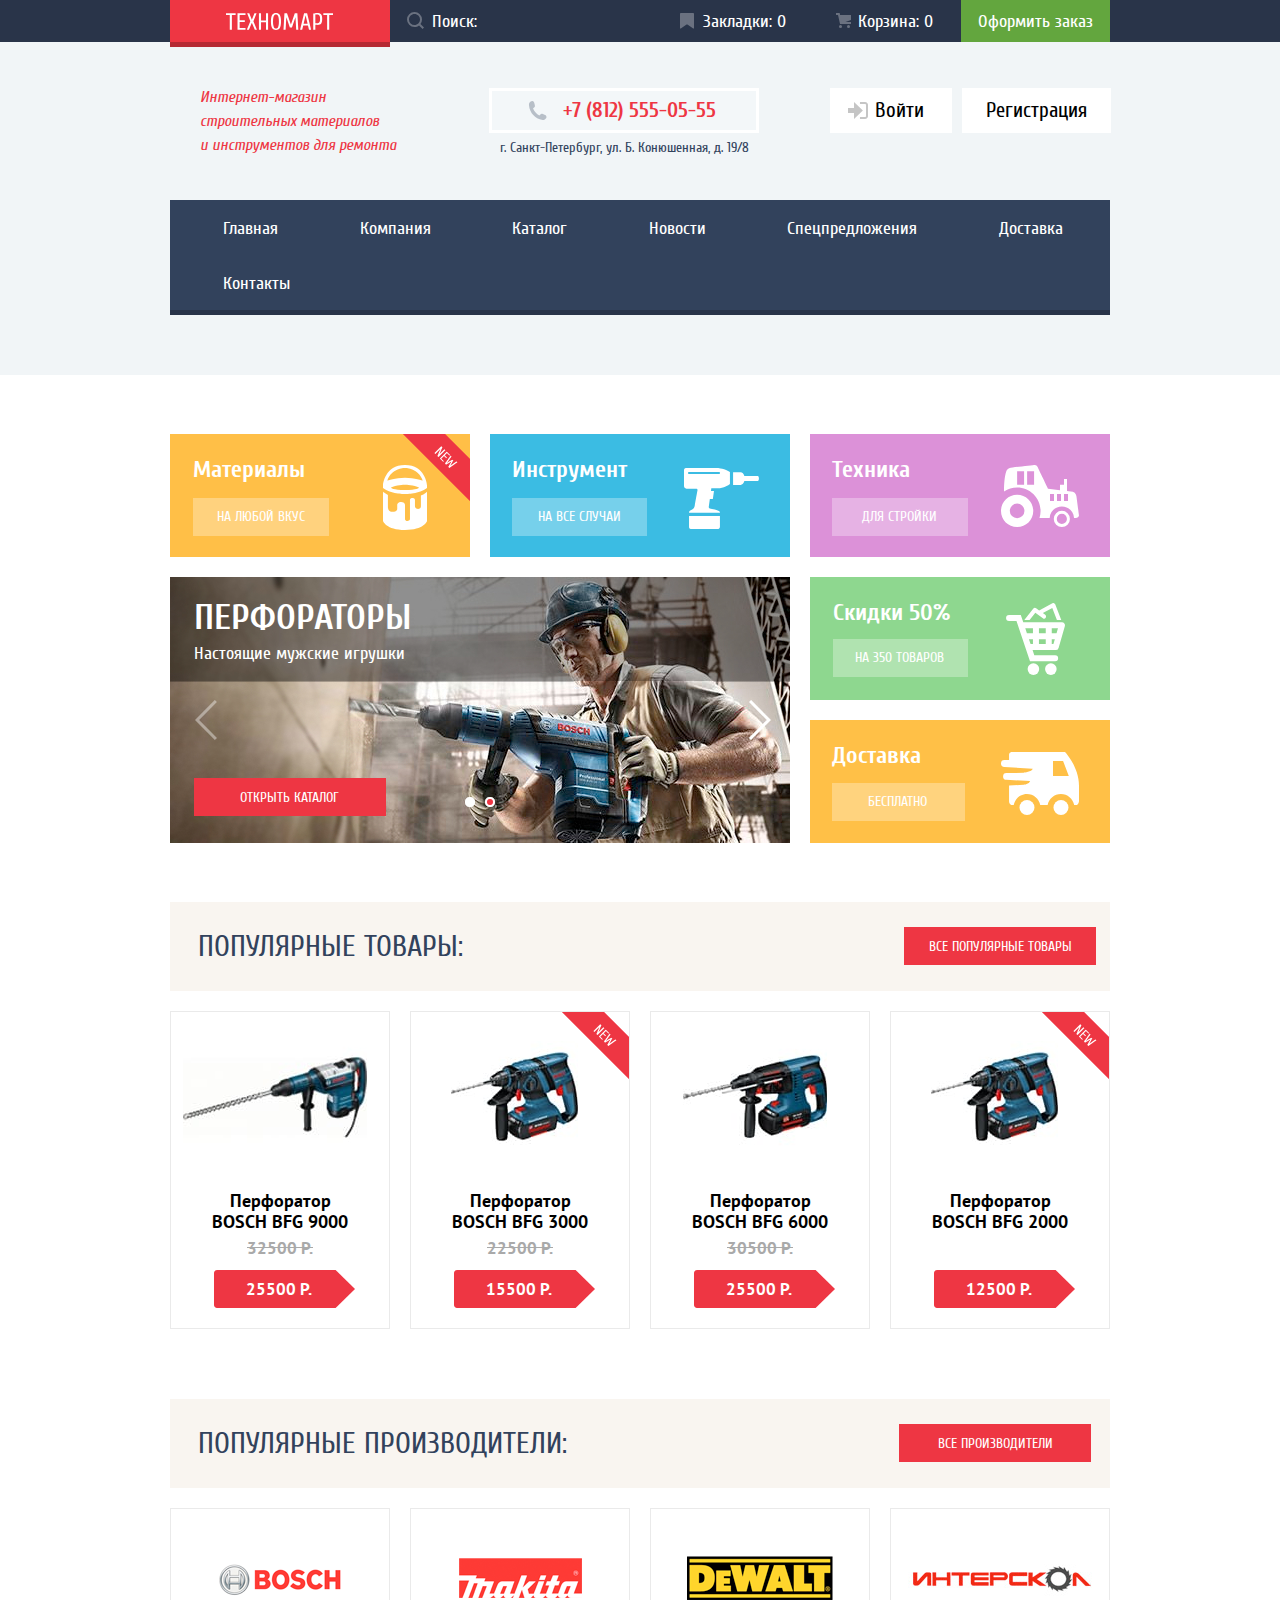
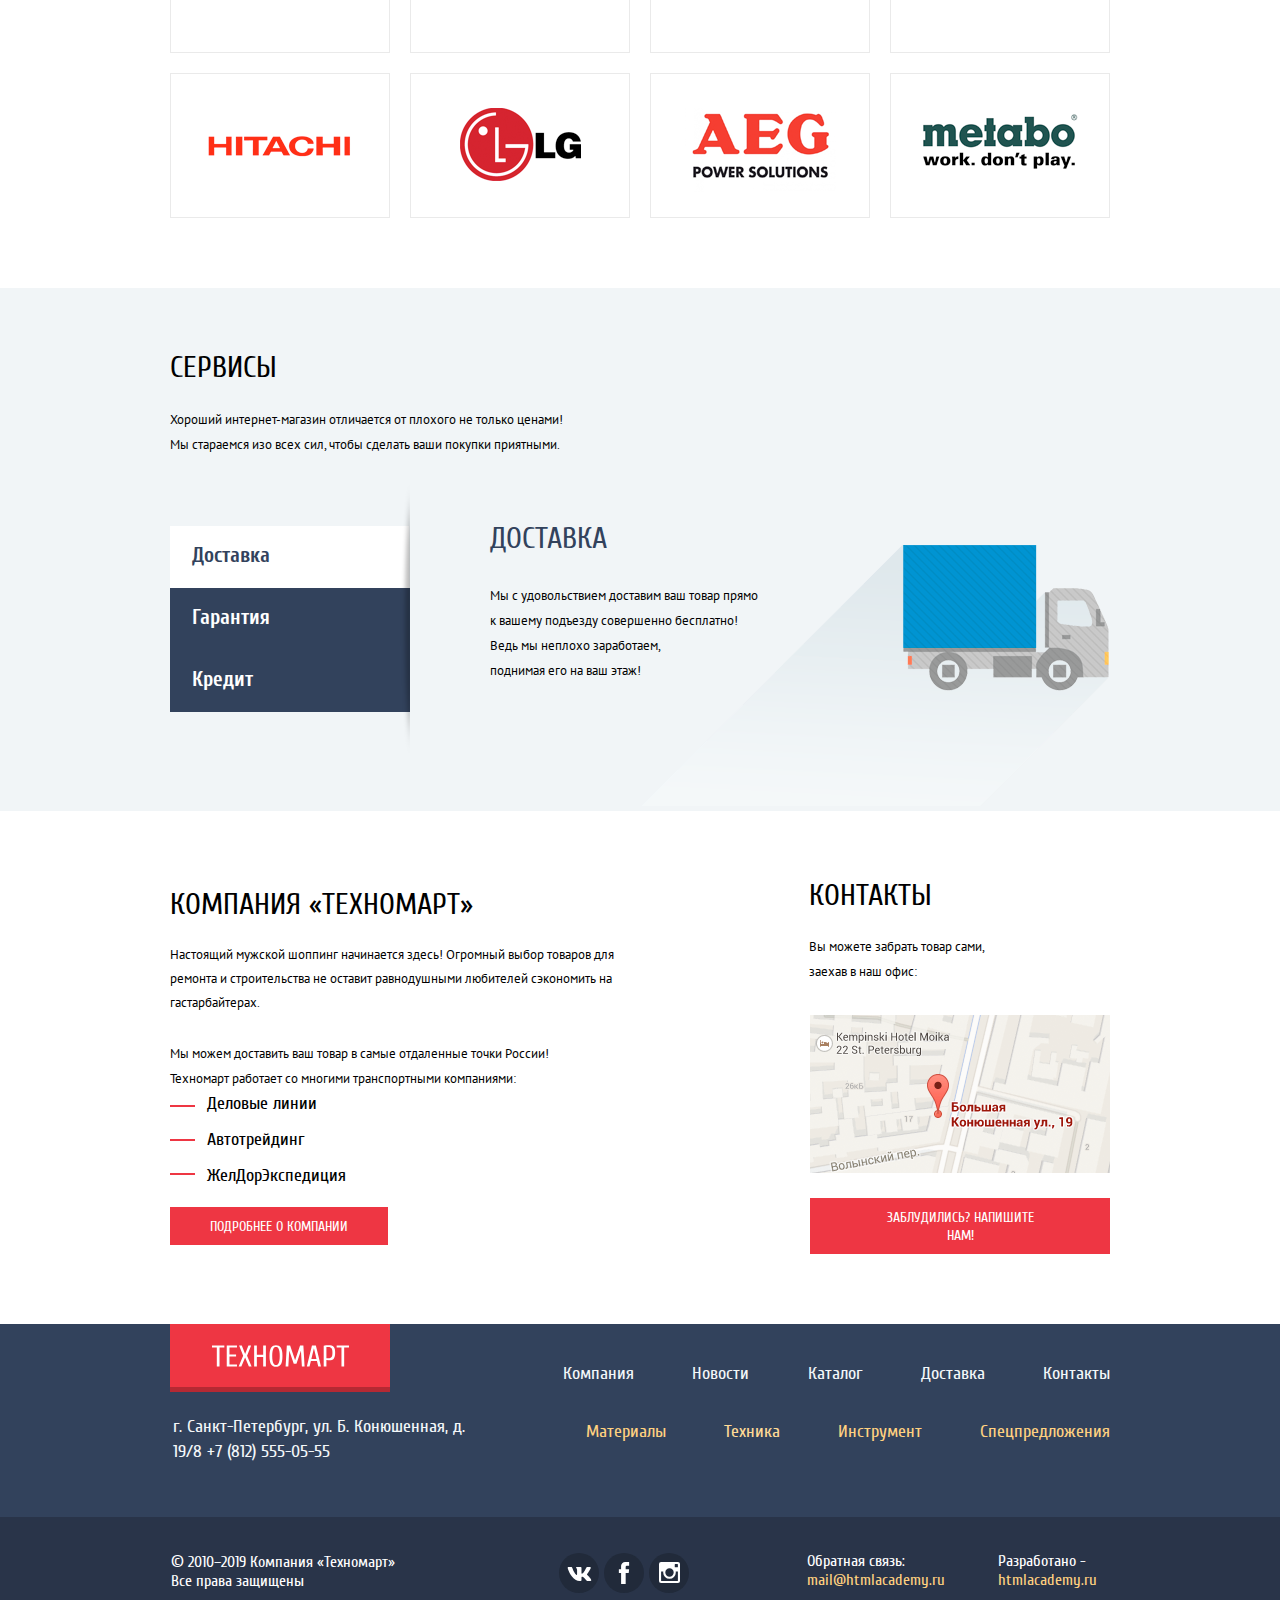
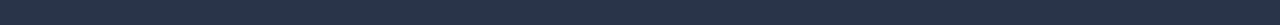
<file: index.html>
<!DOCTYPE html>
<html lang="ru">
  <head>
    <meta charset="utf-8">
    <meta name="viewport" content="width=device-width, initial-scale=1">
    <meta name="keywords" content="техномарт, инструменты, дрели, перфораторы, строительные материалы, ремонт">
    <meta name="description" content="Интернет-магазин строительных материалов и инструментов для ремонта">
    <title>Главная | Техномарт - найдется всё!</title>
    <link rel="stylesheet" href="css/normalize.min.css">
    <link rel="stylesheet" href="css/style.min.css">
  </head>

  <body class="page-body">
    <header class="header">

      <section class="user-navigation">
        <div class="container-user-navigation">
          <h2 class="visually-hidden">Меню клиента</h2>
          <a>
            <img class="header-logo" src="img/logo-technomart.svg" width="107" height="17" alt="Логотип компании Техномарт">
          </a>
          <form class="search-form" action="https://echo.htmlacademy.ru" method="GET">
            <input class="search-form__input" type="search" placeholder="Поиск:">
            <svg class="svg-search" width="17" height="17" viewBox="0 0 17 17"><path id="svg-search" d="M17 15.586l-3.542-3.542A7.465 7.465 0 0 0 15 7.5 7.5 7.5 0 1 0 7.5 15c1.71 0 3.282-.579 4.544-1.542L15.586 17 17 15.586zM2 7.5C2 4.467 4.467 2 7.5 2 10.532 2 13 4.467 13 7.5c0 3.032-2.468 5.5-5.5 5.5A5.506 5.506 0 0 1 2 7.5z"/></svg>
          </form>
          <a class="header-bookmarks" href="#">Закладки: 0</a>
          <a class="header-basket" href="#">Корзина: 0</a>
          <a class="header-arrange-button" href="#">Оформить заказ</a>
        </div>
      </section>

      <section class="user-contacts-account">
        <div class="container-info">
          <h2 class="visually-hidden">Навигация по сайту</h2>
            <p class="user-contacts-account__lead">Интернет-магазин строительных материалов<br>и инструментов для ремонта</p>

          <div class="header-contacts">
            <a class="header-contacts__phone" href="tel:+78125550555">+7 (812) 555-05-55</a>
            <address class="header-contacts__address">г. Санкт-Петербург, ул. Б. Конюшенная, д. 19/8</address>
          </div>

          <div class="user-menu">
            <a class="user-menu__login" href="blank.html">Войти</a>
            <a class="user-menu__registration" href="blank.html">Регистрация</a>
          </div>
        </div>
      </section>

      <nav class="menu">
        <ul class="menu-list">
          <li aria-current="page"><a class="menu-list__item" href="#">Главная</a></li>
          <li><a class="menu-list__item" href="#">Компания</a></li>
          <li><a class="menu-list__item" href="catalog.html">Каталог</a></li>
          <li><a class="menu-list__item" href="#">Новости</a></li>
          <li><a class="menu-list__item" href="#">Спецпредложения</a></li>
          <li><a class="menu-list__item" href="#">Доставка</a></li>
          <li><a class="menu-list__item" href="#">Контакты</a></li>
        </ul>
      </nav>
    </header>

    <main class="main">
      <h1 class="visually-hidden">Интернет-магазин Техномарт</h1>
      <section class="container-offers-section">
        <div class="offers-section">
          <h2 class="visually-hidden">Предложения</h2>
          <div class="wrap-materials">
            <h3 class="offers-section__h3">Материалы</h3>
            <a class="wrap-materials__link" href="#">На любой вкус</a>
          </div>

          <div class="wrap-tool">
            <h3 class="offers-section__h3">Инструмент</h3>
            <a class="wrap-tool__link" href="#">На все случаи</a>
          </div>

          <div class="wrap-technic">
            <h3 class="offers-section__h3">Техника</h3>
            <a class="wrap-technic__link" href="#">Для стройки</a>
          </div>

          <div class="wrap-discounts">
            <h3 class="offers-section__h3">Скидки 50%</h3>
            <a class="wrap-discounts__link" href="#">На 350 товаров</a>
          </div>
          
          <div class="wrap-delivery">
            <h3 class="offers-section__h3">Доставка</h3>
            <a class="wrap-delivery__link" href="#">Бесплатно</a>
          </div>

          <div class="widget-promo-perfo">
            <div class="promo-perforator">
              <h3 class="promo-perforator__h3">Перфораторы</h3>
              <p class="promo-perforator__caption">Настоящие мужские игрушки</p>
            </div>
      
            <div class="promo-drill promo-none">
              <h3 class="promo-drill__h3">Дрели</h3>
              <p class="promo-drill__caption">Соседям на радость!</p>
            </div>
            
            <div class="container-widget-promo-slide">
              <button class="widget-promo__slide-previous" type="button" aria-label="Предыдущий слайд"><span class="hidden">Предыдущий слайд</span></button>
              <button class="widget-promo__slide-next" type="button" aria-label="Следующий слайд"><span class="hidden">Следующий слайд</span></button>
            </div>
            <button class="widget-promo-radio1-on widget-promo-radio1" type="button" aria-label="Первый слайд"><span class="hidden">Первый слайд</span></button>
            <button class="widget-promo-radio2-off widget-promo-radio2" type="button" aria-label="Второй слайд"><span class="hidden">Второй слайд</span></button>
            <a class="widget-promo__link" href="catalog.html">Открыть каталог</a>
          </div>
        </div>
      </section>

      <section class="product-section"> 
        <div class="container-product-section__wrap">
          <div class="product-section__wrap">
            <h2 class="product-section-h2">Популярные товары:</h2>
            <a class="product-section__link" href="catalog.html">Все популярные товары</a>
          </div>
          <ul class="product-section-list">

            <li class="product-card" tabindex="0">
              <div class="product-info">
                <img class="product-info__img" src="img/b9000.jpg" width="184" height="164" alt="Изображение перфоратора BOSCH 9000">
                <div class="product-card-choice">
                  <a class="product-card-choice__link" href="#" aria-label="Купить перфоратор BOSCH 9000" tabindex="0">Купить</a>
                  <a class="product-card-choice__button" aria-label="Добавить перфоратор BOSCH 9000 в закладки" tabindex="0">В закладки</a>
                </div>
                <div class="container-info-price">
                  <h3 class="product-info__title">Перфоратор BOSCH BFG 9000</h3>
                  <p class="product-info__old-price">32500 Р.</p>
                  <p class="product-info__price">25500 Р.</p>
                </div>
              </div>
            </li>

            <li class="product-card new-label" tabindex="0">
              <div class="product-info">
                <img class="product-info__img" src="img/b3000.jpg" width="127" height="112" alt="Изображение перфоратора BOSCH 3000">
                <div class="product-card-choice">
                  <a class="product-card-choice__link" href="#" aria-label="Купить перфоратор BOSCH 3000" tabindex="0">Купить</a>
                  <a class="product-card-choice__button" aria-label="Добавить перфоратор BOSCH 3000 в закладки" tabindex="0">В закладки</a>
                </div>
                <div class="container-info-price">
                  <h3 class="product-info__title">Перфоратор BOSCH BFG 3000</h3>
                  <p class="product-info__old-price">22500 Р.</p>
                  <p class="product-info__price">15500 Р.</p>
                </div>
              </div>
            </li>

            <li class="product-card" tabindex="0">
              <div class="product-info">
                <img class="product-info__img" src="img/b6000.jpg" width="144" height="128" alt="Изображение перфоратора BOSCH 6000">
                <div class="product-card-choice">
                  <a class="product-card-choice__link" href="#" aria-label="Купить перфоратор BOSCH 6000" tabindex="0">Купить</a>
                  <a class="product-card-choice__button" aria-label="Добавить перфоратор BOSCH 6000 в закладки" tabindex="0">В закладки</a>
                </div>
                <div class="container-info-price">
                  <h3 class="product-info__title">Перфоратор BOSCH BFG 6000</h3>
                  <p class="product-info__old-price">30500 Р.</p>
                  <p class="product-info__price">25500 Р.</p>
                </div>
              </div>
            </li>

            <li class="product-card new-label" tabindex="0">
              <div class="product-info">
                <img class="product-info__img" src="img/b2000.jpg" width="127" height="112" alt="Изображение перфоратора BOSCH 2000">
                <div class="product-card-choice">
                  <a class="product-card-choice__link" href="#" aria-label="Купить перфоратор BOSCH 2000" tabindex="0">Купить</a>
                  <a class="product-card-choice__button" aria-label="Добавить перфоратор BOSCH 2000 в закладки" tabindex="0">В закладки</a>
                </div>
                <div class="container-info-price">
                  <h3 class="product-info__title">Перфоратор BOSCH BFG 2000</h3>
                  <p class="product-info__price-no-old">12500 Р.</p>
                </div>
              </div>
            </li>
          </ul>
        </div>

        <article class="popup-basket popup-basket-off"> 
          <button class="popup-basket__close" type="button" aria-label="Закрыть окно"><svg class="popup__svg" enable-background="new 0 0 21 21" height="21" viewBox="0 0 21 21" width="21" xmlns="http://www.w3.org/2000/svg"><path d="m13.273 10.5 7.422-7.422c.389-.389.389-1.025 0-1.414l-1.359-1.359c-.389-.389-1.025-.389-1.414 0l-7.422 7.422-7.422-7.422c-.389-.389-1.025-.389-1.414 0l-1.359 1.359c-.389.389-.389 1.025 0 1.414l7.422 7.422-7.421 7.422c-.389.389-.389 1.025 0 1.414l1.359 1.359c.389.389 1.025.389 1.414 0l7.422-7.422 7.422 7.422c.389.389 1.025.389 1.414 0l1.359-1.359c.389-.389.389-1.025 0-1.414z"/></svg></button>
          <h3 class="visually-hidden">Окно добавления товара в корзину</h3>
          <p class="popup-basket__p">Товар добавлен в корзину!</p>
          <div class="popup-basket__button">
            <button class="popup-basket-button1" aria-label="Оформить заказ" tabindex="0">Оформить заказ</button>
            <button class="popup-basket-button2" aria-label="Продолжить покупки">Продолжить покупки</button>
          </div>
        </article>
      </section>

      <section class="manufacture-section">
        <div class="container-manufacture-section__wrap">
          <div class="manufacture-section__wrap">
            <h2 class="manufacture-section-h2">Популярные производители:</h2>
            <a class="manufacture-section__link" href="catalog.html">Все производители</a>
          </div>
          <ul class="manufacture-section-list">

            <li class="manufacture-section-item" tabindex="0">
              <a class="manufacture-section-item__link1" href="#" aria-label="Каталог товаров марки BOSCH">
                <img src="img/bosch.png" width="126" height="37" alt="Логотип компании BOSCH">
              </a>
            </li>

            <li class="manufacture-section-item">
              <a class="manufacture-section-item__link2" href="#" aria-label="Каталог товаров марки Makita">
                <img src="img/makita.png" width="123" height="40" alt="Логотип компании Makita">
              </a>
            </li>

            <li class="manufacture-section-item">
              <a class="manufacture-section-item__link3" href="#" aria-label="Каталог товаров марки Dewalt">
                <img src="img/dewalt.png" width="146" height="44" alt="Логотип компании Dewalt">
              </a>
            </li>

            <li class="manufacture-section-item">
              <a class="manufacture-section-item__link4" href="#" aria-label="Каталог товаров марки Интерскол">
                <img src="img/interskol.png" width="200" height="88" alt="Логотип компании Интерскол">
              </a>
            </li>

            <li class="manufacture-section-item">
              <a class="manufacture-section-item__link5" href="#" aria-label="Каталог товаров марки Hitachi">
                <img src="img/hitachi.png" width="169" height="31" alt="Логотип компании Hitachi">
              </a>
            </li>

            <li class="manufacture-section-item">
              <a class="manufacture-section-item__link6" href="#" aria-label="Каталог товаров марки LG">
                <img src="img/lg.png" width="121" height="73" alt="Логотип компании LG">
              </a>
            </li>

            <li class="manufacture-section-item">
              <a class="manufacture-section-item__link7" href="#" aria-label="Каталог товаров марки AEG">
                <img src="img/aeg.png" width="151" height="96" alt="Логотип компании AEG">
              </a>
            </li>

            <li class="manufacture-section-item">
              <a class="manufacture-section-item__link8" href="#" aria-label="Каталог товаров марки Metabo">
                <img src="img/metabo.png" width="204" height="69" alt="Логотип компании Metabo">
              </a>
            </li>
          </ul>
        </div>
      </section>

      <section class="services-section">
        <div class="container-service">
          <div class="container-service-h2">
            <h2 class="section-h2">Сервисы</h2>
            <p class="services-section__slogan">
              Хороший интернет-магазин отличается от плохого не только ценами!<br>
              Мы стараемся изо всех сил, чтобы сделать ваши покупки приятными.
            </p>
          </div>
          <div class="container-service-block">
            <div class="container-service-section">
              <ul class="services-section-list">
                <li class="services-section-item">
                  <button class="services-section-item__button1 button-active" type="button">Доставка</button>
                </li>

                <li class="services-section-item">
                  <button  class="services-section-item__button2" type="button">Гарантия</button>
                </li>

                <li class="services-section-item">
                  <button  class="services-section-item__button3" type="button">Кредит</button>
                </li>
              </ul>
            </div>

            <div class="container-aside-info">
              <div class="delivery-wrap">
                <h3 class="delivery-wrap__h3">Доставка</h3>
                <p class="delivery-wrap__desc">
                  Мы с удовольствием доставим ваш товар прямо
                  к вашему подъезду совершенно бесплатно!
                  Ведь мы неплохо заработаем,<br>
                  поднимая его на ваш этаж!
                </p>
              </div>
              
              <div class="guarantee-wrap section-hidden">
                <h3 class="guarantee-wrap__h3">Гарантия</h3>
                <p class="guarantee-wrap__desc">
                  Если купленный у нас товар поломается или заискрит, а также в случае пожара, спровоцированного его возгоранием, вы всегда можете быть уверены в нашей гарантии. Мы обменяем сгоревший товар на новый. Дом уж восстановите как-нибудь сами.
                </p>
              </div>

              <div class="credit-wrap section-hidden">
                <h3 class="credit-wrap__h3">Кредит</h3>
                <p class="credit-wrap__desc">
                  Залезть в долговую яму стало проще!<br> 
                  Кредитные консультанты придут вам на помощь.
                </p>
                <a class="credit-wrap__link" href="#">Отправить заявку</a>
              </div>
            </div>
          </div>
        </div>
      </section>

      <div class="container-info-company">
        <div class="container-about-company-section">
          <section class="about-company-section">
            <h2 class="section-h2-technomart">Компания «Техномарт»</h2>
            <p class="about-company-section__text1">
              Настоящий мужской шоппинг начинается здесь! Огромный выбор товаров для
              ремонта и строительства не оставит равнодушными любителей сэкономить на
              гастарбайтерах.
            </p>
            <p class="about-company-section__text2">
              Мы можем доставить ваш товар в самые отдаленные точки России!
              Техномарт работает со многими транспортными компаниями:
            </p>
            <div class="container-company-list">
              <ul class="about-company-section-list">
                <li class="about-company-section-list__item">Деловые линии</li>
                <li class="about-company-section-list__item">Автотрейдинг</li>
                <li class="about-company-section-list__item">ЖелДорЭкспедиция</li>
              </ul>
            </div>
            <a class="about-company-section__link" href="#">Подробнее о компании</a>
          </section>

          <section class="contacts-section">
            <h2 class="section-h2-contacts">Контакты</h2>
            <p class="contacts-section__text">
              Вы можете забрать товар сами,
              заехав в наш офис:
            </p>
            <img class="contacts-section__img" src="img/mini-map.png" width="300" height="158" alt="Карта" tabindex="0">
            <a class="contacts-section__link" href="form.html">Заблудились? Напишите нам!</a>
          </section>
        </div>
      </div>

      <section class="popup-map-on popup-map-off">
        <h3 class="visually-hidden">Большая карта с меткой расположения магазина</h3>
        <div class="container-map">
          <div style="position:relative;overflow:hidden;"><a href="https://yandex.ru/maps/2/saint-petersburg/?utm_medium=mapframe&utm_source=maps" style="color:#eee;font-size:12px;position:absolute;top:0px;">Санкт‑Петербург</a><a href="https://yandex.ru/maps/2/saint-petersburg/house/bolshaya_konyushennaya_ulitsa_19_8/Z0kYdQVjSEQPQFtjfXVyeXpgYQ==/?ll=30.323718%2C59.938576&sll=30.324062%2C59.938527&sspn=0.008540%2C0.003187&utm_medium=mapframe&utm_source=maps&z=17" style="color:#eee;font-size:12px;position:absolute;top:14px;">Большая Конюшенная улица, 19/8 — Яндекс.Карты</a><iframe class="map" src="https://yandex.ru/map-widget/v1/-/CCQhfVeoWB" width="943" height="449" style="position:relative;"></iframe></div>
          <button class="map__close" type="button" aria-label="Закрыть окно"><svg class="popup__svg" enable-background="new 0 0 21 21" height="21" viewBox="0 0 21 21" width="21" xmlns="http://www.w3.org/2000/svg"><path d="m13.273 10.5 7.422-7.422c.389-.389.389-1.025 0-1.414l-1.359-1.359c-.389-.389-1.025-.389-1.414 0l-7.422 7.422-7.422-7.422c-.389-.389-1.025-.389-1.414 0l-1.359 1.359c-.389.389-.389 1.025 0 1.414l7.422 7.422-7.421 7.422c-.389.389-.389 1.025 0 1.414l1.359 1.359c.389.389 1.025.389 1.414 0l7.422-7.422 7.422 7.422c.389.389 1.025.389 1.414 0l1.359-1.359c.389-.389.389-1.025 0-1.414z"/></svg></button>
        </div>
      </section>

      <section class="popup-off popup-on">
        <h3 class="visually-hidden">Окно обратной связи</h3>
        <p class="visually-hidden">Имя и Фамилия, Электронный адрес и Текст письма - обязательны к заполнению.</p>
        <div class="container-popup">
          <form class="popup-on__form" action="https://echo.htmlacademy.ru" method="POST">
            <div class="popup__form">
              <div class="popup__input1">
                <label class="popup__name" for="popup-name" id="label-name">Ваше имя:</label>
                <input class="input-area name1-name2" type="text" name="name" id="popup-name" aria-labelledby="label-name" aria-required="true" placeholder="Имя Фамилия">
              </div>
      
              <div class="popup__input2">
                <label class="popup__email" for="popup-mail" id="label-mail">Ваш e-mail:</label>
                <input class="input-area email-js" type="email" name="mail" id="popup-mail" aria-labelledby="label-mail" aria-required="true" placeholder="email@example.com">
              </div>
            </div>

            <div class="popup__input3">
              <label class="popup__comment" for="popup-comment" id="label-comment">Текст письма:</label>
              <textarea class="input-area1 textArea" name="comment" id="popup-comment" aria-labelledby="label-comment" rows="5" cols="62" placeholder="В свободной форме"></textarea>
            </div>
            <div class="popup__button">
              <button class="popup__submit" type="submit" aria-label="Отправить">Отправить</button>
            </div>
          </form>
        </div>
        <button class="popup__close" type="button" aria-label="Закрыть окно"><svg class="popup__svg" enable-background="new 0 0 21 21" height="21" viewBox="0 0 21 21" width="21" xmlns="http://www.w3.org/2000/svg"><path d="m13.273 10.5 7.422-7.422c.389-.389.389-1.025 0-1.414l-1.359-1.359c-.389-.389-1.025-.389-1.414 0l-7.422 7.422-7.422-7.422c-.389-.389-1.025-.389-1.414 0l-1.359 1.359c-.389.389-.389 1.025 0 1.414l7.422 7.422-7.421 7.422c-.389.389-.389 1.025 0 1.414l1.359 1.359c.389.389 1.025.389 1.414 0l7.422-7.422 7.422 7.422c.389.389 1.025.389 1.414 0l1.359-1.359c.389-.389.389-1.025 0-1.414z"/></svg></button>
      </section> 
    </main>

    <footer class="footer">
      <section class="footer-nav">
        <h2 class="visually-hidden">Дополнительная навигация по сайту</h2>
        <div class="container-footer-logo">
          <a href="#" aria-label="Перейти на главную страницу Техномарт">
            <img class="footer-logo" src="img/logo-technomart.svg" width="137" height="22" alt="Логотип компании Техномарт">
          </a>
          <address class="footer-nav__contacts">
            г. Санкт-Петербург, ул. Б. Конюшенная, д. 19/8
            +7 (812) 555-05-55
          </address>
        </div>

        <div class="container-nav-footer">
          <ul class="footer-nav-list">
            <li class="footer-nav-list__item"><a href="#">Компания</a></li>
            <li class="footer-nav-list__item"><a href="#">Новости</a></li>
            <li class="footer-nav-list__item"><a href="catalog.html">Каталог</a></li>
            <li class="footer-nav-list__item"><a href="#">Доставка</a></li>
            <li class="footer-nav-list__item"><a href="#">Контакты</a></li>
          </ul>

          <ul class="footer-catalog-list">
            <li class="footer-catalog-list__item"><a href="#">Материалы</a></li>
            <li class="footer-catalog-list__item"><a href="#">Техника</a></li>
            <li class="footer-catalog-list__item"><a href="#">Инструмент</a></li>
            <li class="footer-catalog-list__item"><a href="#">Спецпредложения</a></li>
          </ul>
        </div>
      </section>
        
      <section class="footer-copy">
        <div class="container-footer-copy">
          <h2 class="visually-hidden">Копирайт и обратная связь</h2>
          <p class="footer-copy__text">
            © 2010–2019 Компания «Техномарт»
            Все права защищены
          </p>
          <ul class="socials-list">
            <li class="social-item">
              <a href="#" aria-label="Перейти к страничке Техномарта в Вконтакте">
                <span class="visually-hidden">Вконтакте</span>
                <svg class="svg-socail-vk" width="25" height="14" viewBox="0 0 128 76"><path d="M125,5.15c.89-3,0-5.15-4.23-5.15h-14a6,6,0,0,0-6.09,4S93.59,21.31,83.5,32.59c-3.26,3.26-4.74,4.3-6.52,4.3-.89,0-2.18-1-2.18-4V5.15c0-3.56-1-5.15-4-5.15h-22a3.37,3.37,0,0,0-3.56,3.22c0,3.37,5,4.15,5.56,13.64V37.48c0,4.52-.82,5.34-2.6,5.34-4.74,0-16.29-17.43-23.13-37.38C23.72,1.57,22.38,0,18.8,0H4.8C.8,0,0,1.88,0,4c0,3.71,4.75,22.1,22.1,46.42C33.67,67,50,76,64.8,76c8.9,0,10-2,10-5.45V58c0-4,.84-4.8,3.66-4.8,2.08,0,5.64,1,13.94,9C101.9,71.74,103.46,76,108.8,76h14c4,0,6-2,4.85-6s-5.8-9.64-11.81-16.4c-3.27-3.86-8.16-8-9.64-10.09-2.08-2.67-1.49-3.86,0-6.23,0,0,17-24,18.83-32.18Z" fill="#fff"/></svg>
              </a>
            </li>

            <li class="social-item">
              <a href="#" aria-label="Перейти к страничке Техномарта в Facebook">
                <span class="visually-hidden">Фейсбук</span>
                <svg class="svg-socail-fb" width="12" height="22" viewBox="0 0 10.15 21.74"><path d="M3.34 1.12A4.77 4.77 0 0 1 6.53 0h3.61v3.81H7.81a1.07 1.07 0 0 0-1.09.83v2.55h3.42c-.08 1.23-.24 2.45-.41 3.67h-3v10.87H2.21V10.86H0V7.21h2.19V3.66a3.83 3.83 0 0 1 1.15-2.54z" fill="#fff"/></svg>
              </a>
            </li>

            <li class="social-item">
              <a href="#" aria-label="Перейти к страничке Техномарта в Instagram">
                <span class="visually-hidden">Инстаграм</span>
              <svg class="svg-socail-inst" width="21" height="21" viewBox="0 0 20 20"><path d="M18 0H2a2 2 0 0 0-2 2v16a2 2 0 0 0 2 2h16a2 2 0 0 0 2-2V2a2 2 0 0 0-2-2zm-8 6a4 4 0 1 1-4 4 4 4 0 0 1 4-4zM2.5 18a.47.47 0 0 1-.5-.5V9h2.1a3.4 3.4 0 0 0-.1 1 6 6 0 1 0 12 0 3.4 3.4 0 0 0-.1-1H18v8.5a.47.47 0 0 1-.5.5zM18 4.5a.47.47 0 0 1-.5.5h-2a.47.47 0 0 1-.5-.5v-2a.47.47 0 0 1 .5-.5h2a.47.47 0 0 1 .5.5z" fill="#fff"/></svg>
              </a>
            </li>
          </ul>

          <div class="container-contacts-copy">
            <div class="communication-wrap">
              <p class="communication-wrap__lead">Обратная связь:</p>
              <a class="communication-wrap__mail" href="mailto:mail@htmlacademy.ru">mail@htmlacademy.ru</a>
            </div>
            <div class="development-wrap">
              <p class="development-wrap__lead">Разработано -</p>
              <a class="development-wrap__url" href="https://htmlacademy.ru/intensive/htmlcss" rel="nowollow">htmlacademy.ru</a>
            </div>
          </div>
        </div>
      </section>
    </footer>
    <script src="js/index.min.js"></script>
  </body>
</html>
</file>
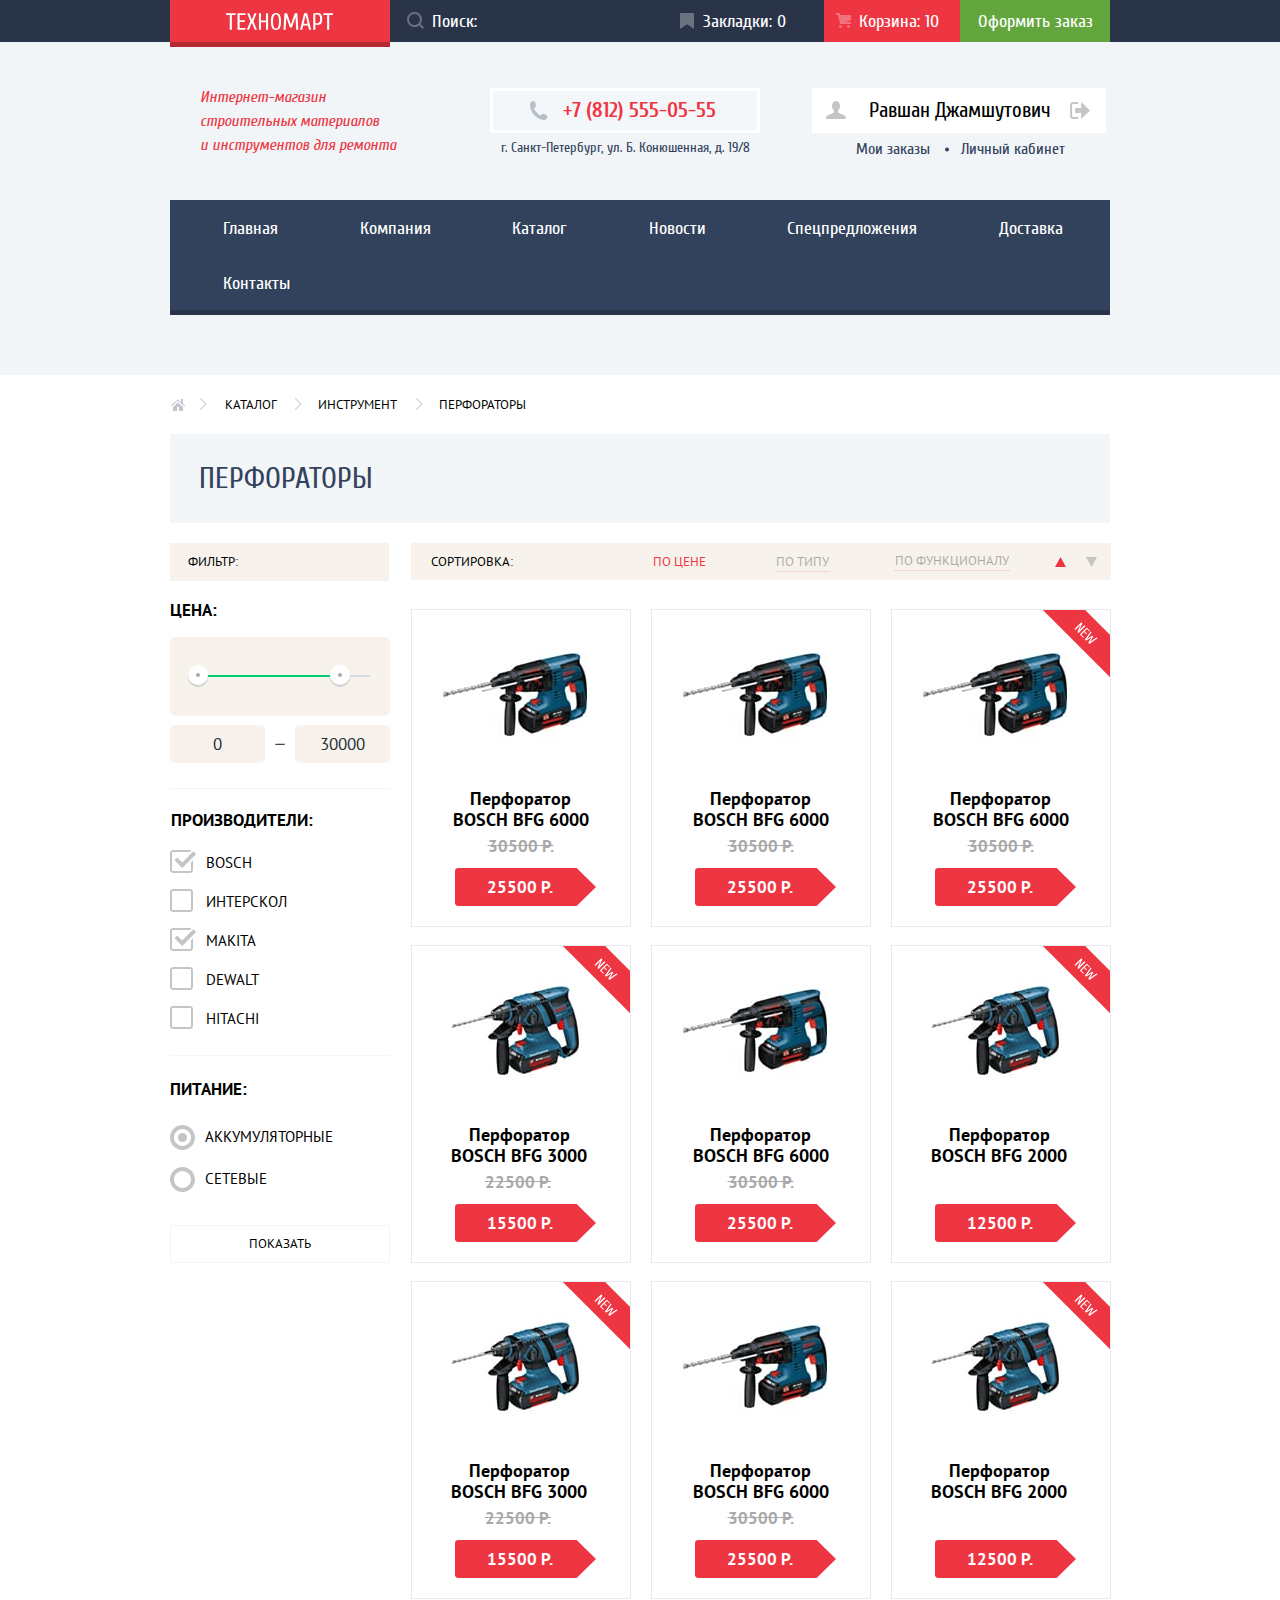
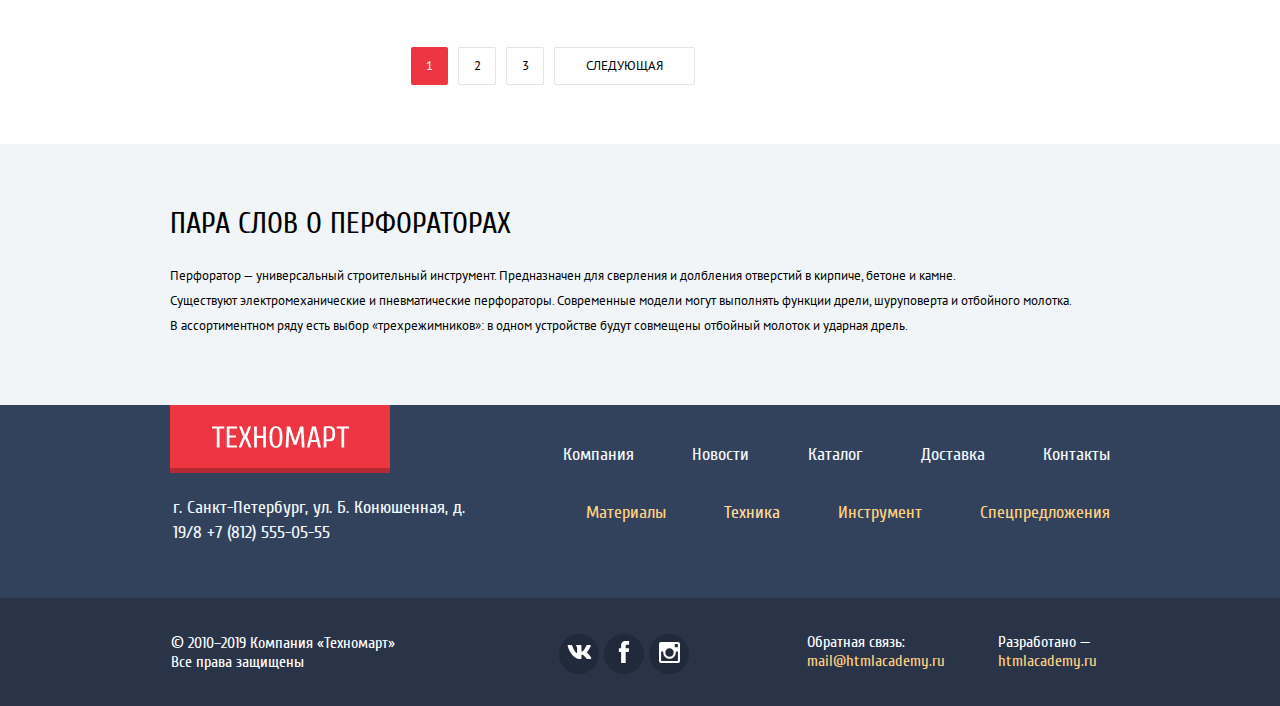
<file: catalog.html>
<!DOCTYPE html>
<html lang="ru">
  <head>
    <meta charset="utf-8">
    <meta name="viewport" content="width=device-width, initial-scale=1">
    <meta name="keywords" content="техномарт, инструменты, дрели, перфораторы, строительные материалы, ремонт">
    <meta name="description" content="Интернет-магазин строительных материалов и инструментов для ремонта">
    <title>Каталог | Техномарт - найдется всё!</title>
    <link rel="stylesheet" href="css/normalize.min.css">
    <link rel="stylesheet" href="css/style.min.css">
  </head>

  <body class="page-body">
    <header class="header">
      <section class="user-navigation">
        <div class="container-user-navigation">
          <h2 class="visually-hidden">Меню клиента</h2>
          <a href="index.html">
            <img class="header-logo-catalog" src="img/logo-technomart.svg" width="107" height="17" alt="Логотип компании Техномарт">
          </a>
          <form class="search-form" action="https://echo.htmlacademy.ru" method="GET">
            <input class="search-form__input" type="search" placeholder="Поиск:">
            <svg class="svg-search" width="17" height="17" viewBox="0 0 17 17"><path d="M17 15.586l-3.542-3.542A7.465 7.465 0 0 0 15 7.5 7.5 7.5 0 1 0 7.5 15c1.71 0 3.282-.579 4.544-1.542L15.586 17 17 15.586zM2 7.5C2 4.467 4.467 2 7.5 2 10.532 2 13 4.467 13 7.5c0 3.032-2.468 5.5-5.5 5.5A5.506 5.506 0 0 1 2 7.5z"/></svg>
          </form>
          <a class="header-bookmarks-catalog" href="#">Закладки: 0</a>
          <a class="header-basket-catalog" href="#">Корзина: 10</a>
          <a class="header-arrange-button-catalog" href="#">Оформить заказ</a>
        </div>
      </section>

      <section class="user-contacts-account">
        <div class="container-info-catalog">
          <h2 class="visually-hidden">Навигация по сайту</h2>

            <p class="user-contacts-account__lead">Интернет-магазин строительных материалов <br> и инструментов для ремонта</p>
          
          <div class="header-contacts-catalog">
            <a class="header-contacts__phone" href="tel:+78125550555">+7 (812) 555-05-55</a>
            <address class="header-contacts__address">г. Санкт-Петербург, ул. Б. Конюшенная, д. 19/8</address>
          </div>

          <div class="user-menu-catalog">
            <div class="user-menu-panel">
              <a class="user-menu__author" href="blank.html" aria-label="Личный профиль">Равшан Джамшутович</a>
              <a class="user-menu__logout" href="blank.html" aria-label="Выйти"><svg xmlns="http://www.w3.org/2000/svg" width="21" height="17" viewBox="0 0 21 17"><g><path d="M21 8.5L12.125 0v6h-6v5h6v6z"/><path d="M3.106 13.952V3.048c.018-.376.171-1.057 1.01-1.057h5.027V0H4.116C1.938 0 1.112 1.81 1.087 3.027v10.946C1.112 15.189 1.938 17 4.116 17h5.027v-1.99H4.116c-.839 0-.992-.683-1.01-1.058z"/></g></svg></a>
            </div>
            <div class="container-login">
              <a class="user-menu__my-order" href="#">Мои заказы</a>
              <a class="user-menu__account" href="blank.html">Личный кабинет</a>
            </div>
          </div>
        </div>
      </section>

      <nav class="menu">
        <ul class="menu-list">
          <li aria-current="page"><a class="menu-list__item"  href="index.html">Главная</a></li>
          <li><a class="menu-list__item" href="#">Компания</a></li>
          <li><a class="menu-list__item" href="#">Каталог</a></li>
          <li><a class="menu-list__item" href="#">Новости</a></li>
          <li><a class="menu-list__item" href="#">Спецпредложения</a></li>
          <li><a class="menu-list__item" href="#">Доставка</a></li>
          <li><a class="menu-list__item" href="#">Контакты</a></li>
        </ul>
      </nav>
    </header>

    <main class="main-page-catalog">
      <div class="container-main-page-catalog">
        <div class="header-catalog-menu">
          <h1 class="catalog-h1">Перфораторы</h1>
          <ul class="breadcrumbs-list" role="menubar">
            <li aria-current="page"><a class="breadcrumbs-list__item1" href="index.html" aria-label="Перейти к главной странице"><svg class="svg-home" width="15" height="12" viewBox="0 0 15 12"><g fill="#C1C6CE"><path d="M3 8v4h4V8h2v4h4V8L8 3.516z"/><path d="M14.831 6.365L13 4.751V0h-2v2.987L8.332.635c-.02-.017-.043-.023-.064-.037a.465.465 0 0 0-.08-.047.551.551 0 0 0-.095-.024C8.062.521 8.032.515 8 .515c-.031 0-.061.006-.092.012a.46.46 0 0 0-.095.025c-.028.011-.053.029-.08.046-.021.014-.045.02-.064.037l-6.498 5.73a.501.501 0 0 0 .33.875.497.497 0 0 0 .331-.125L8 1.677l6.169 5.438a.501.501 0 0 0 .662-.75z"/></g></svg></a></li>
            <li><a class="breadcrumbs-list__item2" href="catalog.html">Каталог</a></li>
            <li><a class="breadcrumbs-list__item3" href="#">Инструмент</a></li>
            <li class="breadcrumbs-perfo"><a class="breadcrumbs-list__item4" href="#">Перфораторы</a></li>
          </ul>
        </div>
        
        <div class="container-main">
          <div class="container-main-catalog">
            <section class="filter-catalog">
              <h2 class="section-filter">Фильтр:</h2>
              <form class="filter-form" action="https://echo.htmlacademy.ru" method="GET">
                <fieldset class="filter-form-price">
                  <legend class="filter-form__legend-price">Цена:</legend>
                  <p class="visually-hidden">Для работы с фильтром - укажите минимальную и максимальную сумму товара</p>
                  <div class="container-filter">
                    <fieldset class="filter-item">
                      <legend class="visually-hidden">Цена:</legend>
                      <div class="range-filter">
                        <div class="range-controls">
                          <div class="scale">
                            <div class="bar"></div>
                          </div>
                          <div class="toggle toggle-min"></div>
                          <div class="toggle toggle-max"></div>
                        </div>
                        <div class="price-controls">
                          <label class="min-price">
                            <input type="number" name="min-price" value="0" step="500">
                          </label>
                          <label class="max-price">
                            <input type="number" name="max-price" value="30000" step="500">
                          </label>
                        </div>
                      </div>
                    </fieldset>
                  </div>
                </fieldset>

                <fieldset class="filter-item-manufacture">
                  <legend class="fieldset__h3">Производители:</legend>
                  <p class="visually-hidden">Для работы с фильтром - выберите фирмы или фирму производителя</p>
                  <div class="container-checkbox">
                    <label class="check option">
                      <input class="check__input" type="checkbox" name="BOSCH" checked>BOSCH
                      <span class="check__box"></span>
                    </label>
                    <label class="check option">
                      <input class="check__input" type="checkbox" name="Interskol">ИНТЕРСКОЛ
                      <span class="check__box"></span>
                    </label>
                    <label class="check option">
                      <input class="check__input" type="checkbox" name="Makita" checked>MAKITA
                      <span class="check__box"></span>
                    </label>
                    <label class="check option">
                      <input class="check__input" type="checkbox" name="Dewalt">DEWALT
                      <span class="check__box"></span>
                    </label>
                    <label class="check option">
                      <input class="check__input" type="checkbox" name="Hitachi">HITACHI
                      <span class="check__box"></span>
                    </label>
                  </div>
                </fieldset>

                <fieldset class="filter-item-power">
                  <legend class="fieldset__h3-power">Питание:</legend>
                  <p class="visually-hidden">Для работы с фильтром - выберите один из типов питания электроинструмента</p>
                  <label class="radio option">
                    <input class="radio__input" type="radio" name="energy_supply" id="filter-battery" checked value="battery checked">Аккумуляторные
                    <span class="radio__box"></span>
                  </label>
                  <label class="radio option">
                    <input class="radio__input" type="radio" name="energy_supply" id="filter-ac_power" value="ac_power">Сетевые
                    <span class="radio__box"></span>
                  </label>
                </fieldset>
                <button class="filter-result" type="submit">Показать</button>
              </form>
            </section>

            <section class="section-cards">
              <h2 class="visually-hidden">Карточки товаров</h2>
              <div class="section-cards__wrap">
                <p class="section-cards__text">Сортировка:</p>
                <div class="section-cards-button">
                  <a class="section-cards__price" href="#">По цене</a>
                  <a class="section-cards__type" href="#">По типу</a>
                  <a class="section-cards__functions" href="#">По функционалу</a>
                </div>
                <div class="sections-cards-price">
                  <a class="section-cards__up-price" href="#" aria-label="Группировка товара на повышение цены"><svg class="svg-up" width="11" height="10" viewBox="0 0 11 10"><path id="up" d="M5.5 0L0 10h11z"/></svg></a>
                  <a class="section-cards__down-price" href="#" aria-label="Группировка товара на понижении цены"><svg class="svg-down" width="11" height="10" viewBox="0 0 11 10"><path id="down" d="M5.5 10L0 0h11"/></svg></a>
                </div>
              </div>

              <div class="container-card">
                <ul class="product-catalog-list">
                  <li class="product-card" tabindex="0">
                    <div class="product-info">
                      <img class="product-info__img" src="img/b6000.jpg" width="144" height="128" alt="Изображение перфоратора BOSCH 6000">
                      <div class="product-card-choice">
                        <a class="product-card-choice__link" href="#" aria-label="Купить перфоратор BOSCH 6000" tabindex="0">Купить</a>
                        <a class="product-card-choice__button" aria-label="Добавить перфоратор BOSCH 6000 в закладки" tabindex="0">В закладки</a>
                      </div>
                      <div class="container-info-price">
                        <h3 class="product-info__title">Перфоратор BOSCH BFG 6000</h3>
                        <p class="product-info__old-price">30500 Р.</p>
                        <p class="product-info__price">25500 Р.</p>
                      </div>
                    </div>
                  </li>

                  <li class="product-card" tabindex="0">
                    <div class="product-info">
                      <img class="product-info__img" src="img/b6000.jpg" width="144" height="128" alt="Изображение перфоратора BOSCH 6000">
                      <div class="product-card-choice">
                        <a class="product-card-choice__link" href="#" aria-label="Купить перфоратор BOSCH 6000" tabindex="0">Купить</a>
                        <a class="product-card-choice__button" aria-label="Добавить перфоратор BOSCH 6000 в закладки" tabindex="0">В закладки</a>
                      </div>
                      <div class="container-info-price">
                        <h3 class="product-info__title">Перфоратор BOSCH BFG 6000</h3>
                        <p class="product-info__old-price">30500 Р.</p>
                        <p class="product-info__price">25500 Р.</p>
                      </div>
                    </div>
                  </li>

                  <li class="product-card new-label" tabindex="0">
                    <div class="product-info">
                      <img class="product-info__img" src="img/b6000.jpg" width="144" height="128" alt="Изображение перфоратора BOSCH 6000">
                      <div class="product-card-choice">
                        <a class="product-card-choice__link" href="#" aria-label="Купить перфоратор BOSCH 6000" tabindex="0">Купить</a>
                        <a class="product-card-choice__button" aria-label="Добавить перфоратор BOSCH 6000 в закладки" tabindex="0">В закладки</a>
                      </div>
                      <div class="container-info-price">
                        <h3 class="product-info__title">Перфоратор BOSCH BFG 6000</h3>
                        <p class="product-info__old-price">30500 Р.</p>
                        <p class="product-info__price">25500 Р.</p>
                      </div>
                    </div>
                  </li>
                  
                  <li class="product-card new-label" tabindex="0">
                    <div class="product-info">
                      <img class="product-info__img" src="img/b3000.jpg" width="127" height="112" alt="Изображение перфоратора BOSCH 3000">
                      <div class="product-card-choice">
                        <a class="product-card-choice__link" href="#" aria-label="Купить перфоратор BOSCH 3000" tabindex="0">Купить</a>
                        <a class="product-card-choice__button" aria-label="Добавить перфоратор BOSCH 3000 в закладки" tabindex="0">В закладки</a>
                      </div>
                      <div class="container-info-price">
                        <h3 class="product-info__title-3000">Перфоратор BOSCH BFG 3000</h3>
                        <p class="product-info__old-price-3000">22500 Р.</p>
                        <p class="product-info__price">15500 Р.</p>
                      </div>
                    </div>
                  </li>

                  <li class="product-card" tabindex="0">
                    <div class="product-info">
                      <img class="product-info__img" src="img/b6000.jpg" width="144" height="128" alt="Изображение перфоратора BOSCH 6000">
                      <div class="product-card-choice">
                        <a class="product-card-choice__link" href="#" aria-label="Купить перфоратор BOSCH 6000" tabindex="0">Купить</a>
                        <a class="product-card-choice__button" aria-label="Добавить перфоратор BOSCH 6000 в закладки" tabindex="0">В закладки</a>
                      </div>
                      <div class="container-info-price">
                        <h3 class="product-info__title">Перфоратор BOSCH BFG 6000</h3>
                        <p class="product-info__old-price">30500 Р.</p>
                        <p class="product-info__price">25500 Р.</p>
                      </div>
                    </div>
                  </li>

                  <li class="product-card new-label" tabindex="0">
                    <div class="product-info">
                      <img class="product-info__img" src="img/b2000.jpg" width="127" height="112" alt="Изображение перфоратора BOSCH 2000">
                      <div class="product-card-choice">
                        <a class="product-card-choice__link" href="#" aria-label="Купить перфоратор BOSCH 2000" tabindex="0">Купить</a>
                        <a class="product-card-choice__button" aria-label="Добавить перфоратор BOSCH 2000 в закладки" tabindex="0">В закладки</a>
                      </div>
                      <div class="container-info-price">
                        <h3 class="product-info__title-2000">Перфоратор BOSCH BFG 2000</h3>
                        <p class="product-info__price-no-old">12500 Р.</p>
                      </div>
                    </div>
                  </li>

                  <li class="product-card new-label" tabindex="0">
                    <div class="product-info">
                      <img class="product-info__img" src="img/b3000.jpg" width="127" height="112" alt="Изображение перфоратора BOSCH 3000">
                      <div class="product-card-choice">
                        <a class="product-card-choice__link" href="#" aria-label="Купить перфоратор BOSCH 3000" tabindex="0">Купить</a>
                        <a class="product-card-choice__button" aria-label="Добавить перфоратор BOSCH 3000 в закладки" tabindex="0">В закладки</a>
                      </div>
                      <div class="container-info-price">
                        <h3 class="product-info__title-3000">Перфоратор BOSCH BFG 3000</h3>
                        <p class="product-info__old-price-3000">22500 Р.</p>
                        <p class="product-info__price">15500 Р.</p>
                      </div>
                    </div>
                  </li>

                  <li class="product-card" tabindex="0">
                    <div class="product-info">
                      <img class="product-info__img" src="img/b6000.jpg" width="144" height="128" alt="Изображение перфоратора BOSCH 6000">
                      <div class="product-card-choice">
                        <a class="product-card-choice__link" href="#" aria-label="Купить перфоратор BOSCH 6000" tabindex="0">Купить</a>
                        <a class="product-card-choice__button" aria-label="Добавить перфоратор BOSCH 6000 в закладки" tabindex="0">В закладки</a>
                      </div>
                      <div class="container-info-price">
                        <h3 class="product-info__title">Перфоратор BOSCH BFG 6000</h3>
                        <p class="product-info__old-price">30500 Р.</p>
                        <p class="product-info__price">25500 Р.</p>
                      </div>
                    </div>
                  </li>

                  <li class="product-card new-label" tabindex="0">
                    <div class="product-info">
                      <img class="product-info__img" src="img/b2000.jpg" width="127" height="112" alt="Изображение перфоратора BOSCH 2000">
                      <div class="product-card-choice">
                        <a class="product-card-choice__link" href="#" aria-label="Купить перфоратор BOSCH 2000" tabindex="0">Купить</a>
                        <a class="product-card-choice__button" aria-label="Добавить перфоратор BOSCH 2000 в закладки" tabindex="0">В закладки</a>
                      </div>
                      <div class="container-info-price">
                        <h3 class="product-info__title-2000">Перфоратор BOSCH BFG 2000</h3>
                        <p class="product-info__price-no-old">12500 Р.</p>
                      </div>
                    </div>
                  </li>

                </ul>

                <article class="popup-basket popup-basket-off"> 
                  <button class="popup-basket__close" type="button" aria-label="Закрыть окно"><svg class="popup__svg" enable-background="new 0 0 21 21" height="21" viewBox="0 0 21 21" width="21" xmlns="http://www.w3.org/2000/svg"><path d="m13.273 10.5 7.422-7.422c.389-.389.389-1.025 0-1.414l-1.359-1.359c-.389-.389-1.025-.389-1.414 0l-7.422 7.422-7.422-7.422c-.389-.389-1.025-.389-1.414 0l-1.359 1.359c-.389.389-.389 1.025 0 1.414l7.422 7.422-7.421 7.422c-.389.389-.389 1.025 0 1.414l1.359 1.359c.389.389 1.025.389 1.414 0l7.422-7.422 7.422 7.422c.389.389 1.025.389 1.414 0l1.359-1.359c.389-.389.389-1.025 0-1.414z"/></svg></button>
                  <h3 class="visually-hidden">Окно добавления товара в корзину</h3>
                  <p class="popup-basket__p">Товар добавлен в корзину!</p>
                  <div class="popup-basket__button">
                    <button class="popup-basket-button1" aria-label="Оформить заказ" tabindex="0">Оформить заказ</button>
                    <button class="popup-basket-button2" aria-label="Продолжить покупки">Продолжить покупки</button>
                  </div>
                </article>
              </div>

                <ul class="pagination-list">
                  <li class="pagination-list__item1"><a href="#" aria-label="Первая страница">1</a></li>
                  <li class="pagination-list__item2"><a href="#" aria-label="Вторая страница">2</a></li>
                  <li class="pagination-list__item3"><a href="#" aria-label="Третья страница">3</a></li>
                  <li class="pagination-list__item4"><a href="#" aria-label="Перейти к следующей странице">Следующая</a></li>
                </ul>
            </section>
          </div>
        </div>
      </div>

      <section class="meta-perforator">
        <div class="container-meta-perforator">
          <h2 class="section-h2-catalog">Пара слов о перфораторах</h2>
          <p class="meta-perforator__desc">
            Перфоратор — универсальный строительный инструмент. Предназначен для сверления и долбления отверстий в кирпиче, бетоне и камне.<br>
            Существуют электромеханические и пневматические перфораторы. Современные модели могут выполнять функции дрели, шуруповерта и отбойного молотка. 
            В ассортиментном ряду есть выбор «трехрежимников»: в одном устройстве будут совмещены отбойный молоток и ударная дрель.
          </p>
        </div>
      </section>
    </main>

    <footer class="footer">
      <section class="footer-nav">
        <h2 class="visually-hidden">Дополнительная навигация по сайту</h2>
        <div class="container-footer-logo">
          <a href="index.html" aria-label="Перейти на главную страницу Техномарт">
            <img class="footer-logo-catalog" src="img/logo-technomart.svg" width="137" height="22" alt="Логотип компании Техномарт">
          </a>
          <address class="footer-nav__contacts">
            г. Санкт-Петербург, ул. Б. Конюшенная, д. 19/8
            +7 (812) 555-05-55
          </address>
        </div>

        <div class="container-nav-footer">
          <ul class="footer-nav-list">
            <li class="footer-nav-list__item"><a href="#">Компания</a></li>
            <li class="footer-nav-list__item"><a href="#">Новости</a></li>
            <li class="footer-nav-list__item"><a href="#">Каталог</a></li>
            <li class="footer-nav-list__item"><a href="#">Доставка</a></li>
            <li class="footer-nav-list__item"><a href="#">Контакты</a></li>
          </ul>

          <ul class="footer-catalog-list">
            <li class="footer-catalog-list__item"><a href="#">Материалы</a></li>
            <li class="footer-catalog-list__item"><a href="#">Техника</a></li>
            <li class="footer-catalog-list__item"><a href="#">Инструмент</a></li>
            <li class="footer-catalog-list__item"><a href="#">Спецпредложения</a></li>
          </ul>
        </div>
      </section>
        
      <section class="footer-copy">
        <div class="container-footer-copy">
          <h2 class="visually-hidden">Копирайт и обратная связь</h2>
          <p class="footer-copy__text">
            © 2010–2019 Компания «Техномарт»
            Все права защищены
          </p>
          <ul class="socials-list">
            <li class="social-item">
              <a href="#" aria-label="Перейти к страничке Техномарта в Вконтакте">
                <span class="visually-hidden">Вконтакте</span>
                <svg width="25" height="14" viewBox="0 0 128 76"><path d="M125,5.15c.89-3,0-5.15-4.23-5.15h-14a6,6,0,0,0-6.09,4S93.59,21.31,83.5,32.59c-3.26,3.26-4.74,4.3-6.52,4.3-.89,0-2.18-1-2.18-4V5.15c0-3.56-1-5.15-4-5.15h-22a3.37,3.37,0,0,0-3.56,3.22c0,3.37,5,4.15,5.56,13.64V37.48c0,4.52-.82,5.34-2.6,5.34-4.74,0-16.29-17.43-23.13-37.38C23.72,1.57,22.38,0,18.8,0H4.8C.8,0,0,1.88,0,4c0,3.71,4.75,22.1,22.1,46.42C33.67,67,50,76,64.8,76c8.9,0,10-2,10-5.45V58c0-4,.84-4.8,3.66-4.8,2.08,0,5.64,1,13.94,9C101.9,71.74,103.46,76,108.8,76h14c4,0,6-2,4.85-6s-5.8-9.64-11.81-16.4c-3.27-3.86-8.16-8-9.64-10.09-2.08-2.67-1.49-3.86,0-6.23,0,0,17-24,18.83-32.18Z" fill="#fff"/></svg>
              </a>
            </li>

            <li class="social-item">
              <a href="#" aria-label="Перейти к страничке Техномарта в Facebook">
                <span class="visually-hidden">Фейсбук</span>
                <svg width="12" height="22" viewBox="0 0 10.15 21.74"><path d="M3.34 1.12A4.77 4.77 0 0 1 6.53 0h3.61v3.81H7.81a1.07 1.07 0 0 0-1.09.83v2.55h3.42c-.08 1.23-.24 2.45-.41 3.67h-3v10.87H2.21V10.86H0V7.21h2.19V3.66a3.83 3.83 0 0 1 1.15-2.54z" fill="#fff"/></svg>
              </a>
            </li>

            <li class="social-item">
              <a href="#" aria-label="Перейти к страничке Техномарта в Instagram">
                <span class="visually-hidden">Инстаграм</span>
              <svg width="21" height="21" viewBox="0 0 20 20"><path d="M18 0H2a2 2 0 0 0-2 2v16a2 2 0 0 0 2 2h16a2 2 0 0 0 2-2V2a2 2 0 0 0-2-2zm-8 6a4 4 0 1 1-4 4 4 4 0 0 1 4-4zM2.5 18a.47.47 0 0 1-.5-.5V9h2.1a3.4 3.4 0 0 0-.1 1 6 6 0 1 0 12 0 3.4 3.4 0 0 0-.1-1H18v8.5a.47.47 0 0 1-.5.5zM18 4.5a.47.47 0 0 1-.5.5h-2a.47.47 0 0 1-.5-.5v-2a.47.47 0 0 1 .5-.5h2a.47.47 0 0 1 .5.5z" fill="#fff"/></svg>
              </a>
            </li>
          </ul>

          <div class="container-contacts-copy">
            <div class="communication-wrap">
              <p class="communication-wrap__lead">Обратная связь:</p>
              <a class="communication-wrap__mail" href="mailto:mail@htmlacademy.ru">mail@htmlacademy.ru</a>
            </div>
            <div class="development-wrap">
              <p class="development-wrap__lead">Разработано —</p>
              <a class="development-wrap__url" href="https://htmlacademy.ru/intensive/htmlcss" rel="nowollow">htmlacademy.ru</a>
            </div>
          </div>
        </div>
      </section>
    </footer>
    <script src="js/catalog.min.js"></script>
  </body>
</html>
</file>
<file: css/style.min.css>
:root{--basic-white:#FFFFFF;--basic-black:#000000;--basic-red:#EE3643;--basic-dark-blue:#293449;--basic-blue:#32425C;--basic-light-grey:#F1F5F7;--text-red:#EE3643;--social-blue:#212A3A;--phone-grey:#F3F7F9;--basic-green:#63A63E;--basic-grey-phone:#3D546F;--color-outline:#0E62C9;--color-checkbox:#D7DCDE;--color-materials:#FFBF47;--color-tool:#3BBCE3;--color-technic:#DC91D8;--color-discounts:#8ED78F;--color-delivery:#FFC047;--color-sections:#F9F5F0;--color-old-price:#A9A9A9;--color-background-price:#EE3643;--color-red-button:#FF5357;--color-text-white:#F3F7F9;--color-text-gold1:#FFD180;--color-text-gold2:#FFDA96;--color-poligon-filter:#F7F3EC;--color-poligon-h1-catalog:#F2F6F8;--color-logo-red:#B52933;--color-white-custom:#EAEAEA;--color-green-black:#367315;--color-grey-custom:#E5E5E5;--color-red-custom:#8D1E26;--color-green-light:#00CA74;--color-grey-checkbox:#ABABAB;--color-white-var:#CFCFCF;--color-blue-grey:#283136;--color-active-blue:#1D2739;--color-active-red:#BA2732;--color-active-button:#D8D8D8;--color-hover-green-button:#5FBB2D;--color-active-green-button:#518534;--color-active-blue-button:#161D29;--color-active-grey-bottom:#C5C5C5;--color-filter-background:#948a78;--color-hover-button:#CA2C37;--color-popup-ground:#F4F4F4;--color-popup-ground-basket:#F1F1F1;--body-font-size:13px;--body-line-height:24px;--body-font-weight:normal;--body-text-align:left}@font-face{font-family:Cuprum;font-style:normal;font-display:swap;font-weight:400;src:local("Cuprum Regular"),local("Cuprum-Regular"),url(../fonts/cuprum-v11-latin_cyrillic-regular.woff2) format("woff2"),url(../fonts/cuprum-v11-latin_cyrillic-regular.woff) format("woff")}@font-face{font-family:Cuprum;font-style:normal;font-display:swap;font-weight:700;src:local("Cuprum Bold"),local("Cuprum-Bold"),url(../fonts/cuprum-v11-latin_cyrillic-700.woff2) format("woff2"),url(../fonts/cuprum-v11-latin_cyrillic-700.woff) format("woff")}@font-face{font-family:Cuprum;font-style:italic;font-display:swap;font-weight:400;src:local("Cuprum Italic"),local("Cuprum-Italic"),url(../fonts/cuprum-v11-latin_cyrillic-italic.woff2) format("woff2"),url(../fonts/cuprum-v11-latin_cyrillic-italic.woff) format("woff")}@font-face{font-family:"PT Sans";font-style:normal;font-weight:400;src:local("PT Sans"),local("PTSans-Regular"),url(../fonts/pt-sans-v11-latin_cyrillic-regular.woff2) format("woff2"),url(../fonts/pt-sans-v11-latin_cyrillic-regular.woff) format("woff")}@font-face{font-family:"PT Sans";font-style:normal;font-weight:700;src:local("PT Sans Bold"),local("PTSans-Bold"),url(../fonts/pt-sans-v11-latin_cyrillic-700.woff2) format("woff2"),url(../fonts/pt-sans-v11-latin_cyrillic-700.woff) format("woff")}a{text-decoration:none}.visually-hidden{overflow:hidden;position:absolute;clip:rect(0 0 0 0);width:1px;height:1px;margin:-1px}.page-body{min-height:100%;display:grid;grid-template-rows:min-content 1fr min-content;align-items:start;background-color:var(--basic-white);font-family:Cuprum,"PT Sans",Tahoma,sans-serif;font-size:var(--body-font-size);line-height:var(--body-line-height);font-weight:var(--body-font-weight);text-align:var(--body-text-align);color:var(--basic-black)}.page{height:100%}.header{background-color:var(--basic-light-grey);font-size:18px;line-height:24px}.header-logo,.header-logo-catalog{background-color:var(--basic-red);border-bottom:5px solid var(--color-logo-red);padding-top:13px;padding-right:57px;padding-bottom:12px;padding-left:56px}.user-navigation{background-color:var(--basic-dark-blue);color:var(--basic-white);height:42px;margin-bottom:27px}.container-user-navigation{margin:0 auto;display:flex;justify-content:flex-start;align-items:flex-start;width:940px}.search-form__input{width:270px;outline:0;padding-top:12px;padding-bottom:10px;padding-left:42px;background-color:inherit;border:none;position:relative}input.search-form__input::placeholder{font-family:inherit;color:var(--basic-white);position:relative}.search-form__input:active{font-family:inherit;color:var(--basic-white);position:relative}.search-form{position:relative}.svg-search{content:"";width:17px;height:17px;position:absolute;top:12px;left:17px;opacity:.3}.header-bookmarks{width:150px;padding-top:10px;padding-bottom:8px;padding-left:20px;margin:0;color:var(--basic-white);text-align:center;position:relative}.header-bookmarks-active{width:150px;padding-top:10px;padding-bottom:8px;padding-left:20px;margin-right:0;color:var(--basic-white);background-color:var(--basic-red);text-align:center;position:relative}.header-bookmarks::before{content:"";width:14px;height:16px;position:absolute;background-image:url(../img/icon-bookmark.svg);background-repeat:no-repeat;top:13px;left:20px;opacity:.3}.header-bookmarks-active::before{content:"";width:14px;height:16px;position:absolute;background-image:url(../img/icon-bookmark.svg);background-repeat:no-repeat;top:13px;left:20px;opacity:.3}.header-bookmarks-catalog::before{content:"";width:14px;height:16px;position:absolute;background-image:url(../img/icon-bookmark.svg);background-repeat:no-repeat;top:13px;left:10px;opacity:.3}.header-bookmarks-catalog-active::before{content:"";width:14px;height:16px;position:absolute;background-image:url(../img/icon-bookmark.svg);background-repeat:no-repeat;top:13px;left:10px;opacity:.3}.header-bookmarks:hover::before{content:"";width:14px;height:16px;position:absolute;background-image:url(../img/icon-bookmark.svg);background-repeat:no-repeat;top:13px;left:20px;opacity:1}.header-bookmarks-active:hover::before{content:"";width:14px;height:16px;position:absolute;background-image:url(../img/icon-bookmark.svg);background-repeat:no-repeat;top:13px;left:20px;opacity:1}.header-bookmarks-catalog:hover::before{content:"";width:14px;height:16px;position:absolute;background-image:url(../img/icon-bookmark.svg);background-repeat:no-repeat;top:13px;left:10px;opacity:1}.header-bookmarks-catalog-active:hover::before{content:"";width:14px;height:16px;position:absolute;background-image:url(../img/icon-bookmark.svg);background-repeat:no-repeat;top:13px;left:10px;opacity:1}.header-bookmarks:active::before{content:"";width:14px;height:16px;position:absolute;background-image:url(../img/icon-bookmark.svg);background-repeat:no-repeat;top:13px;left:20px;opacity:.3}.header-bookmarks-active:active::before{content:"";width:14px;height:16px;position:absolute;background-image:url(../img/icon-bookmark.svg);background-repeat:no-repeat;top:13px;left:20px;opacity:.3}.header-bookmarks-catalog:active::before{content:"";width:14px;height:16px;position:absolute;background-image:url(../img/icon-bookmark.svg);background-repeat:no-repeat;top:13px;left:10px;opacity:.3}.header-bookmarks-catalog-active:active::before{content:"";width:14px;height:16px;position:absolute;background-image:url(../img/icon-bookmark.svg);background-repeat:no-repeat;top:13px;left:10px;opacity:.3}.header-basket-active{width:150px;padding-top:10px;padding-left:25px;padding-bottom:8px;padding-right:1px;color:var(--basic-white);background-color:var(--basic-red);text-align:center;position:relative}.header-basket{width:150px;padding-top:10px;padding-left:23px;padding-bottom:8px;padding-right:1px;color:var(--basic-white);text-align:center;position:relative}.header-basket::before{content:"";width:15px;height:15px;position:absolute;background-image:url(../img/icon-cart.svg);background-repeat:no-repeat;top:13px;left:28px;opacity:.3}.header-basket-active::before{content:"";width:15px;height:15px;position:absolute;background-image:url(../img/icon-cart.svg);background-repeat:no-repeat;top:13px;left:28px;opacity:.3}.header-basket:hover::before{content:"";width:15px;height:15px;position:absolute;background-image:url(../img/icon-cart.svg);background-repeat:no-repeat;top:13px;left:28px;opacity:1}.header-basket-active:hover::before{content:"";width:15px;height:15px;position:absolute;background-image:url(../img/icon-cart.svg);background-repeat:no-repeat;top:13px;left:28px;opacity:1}.header-basket:active::before{content:"";width:15px;height:15px;position:absolute;background-image:url(../img/icon-cart.svg);background-repeat:no-repeat;top:13px;left:28px;opacity:.3}.header-basket-active:active::before{content:"";width:15px;height:15px;position:absolute;background-image:url(../img/icon-cart.svg);background-repeat:no-repeat;top:13px;left:28px;opacity:.3}.header-bookmarks-catalog{width:150px;padding-top:10px;padding-bottom:8px;padding-left:0;padding-right:4px;margin-left:10px;color:var(--basic-white);text-align:center;position:relative}.header-bookmarks-catalog-active{width:150px;padding-top:10px;padding-bottom:8px;padding-left:0;padding-right:4px;margin-left:10px;color:var(--basic-white);background-color:var(--basic-red);text-align:center;position:relative}.header-basket-catalog{width:120px;padding-top:10px;padding-bottom:8px;padding-left:15px;padding-right:2px;color:var(--basic-white);background-color:var(--basic-red);text-align:center;position:relative}.header-arrange-button-catalog{text-align:center;background-color:var(--basic-green);color:var(--basic-white);padding-top:10px;padding-bottom:8px;width:150px}.header-basket-catalog::before{content:"";width:15px;height:15px;position:absolute;background-image:url(../img/icon-cart.svg);background-repeat:no-repeat;top:13px;left:12px;opacity:.3}.header-basket-catalog:hover::before{content:"";width:15px;height:15px;position:absolute;background-image:url(../img/icon-cart.svg);background-repeat:no-repeat;top:13px;left:12px;opacity:1}.header-basket-catalog:active::before{content:"";width:15px;height:15px;position:absolute;background-image:url(../img/icon-cart.svg);background-repeat:no-repeat;top:13px;left:12px;opacity:.3}.header-arrange-button{text-align:center;background-color:var(--basic-green);color:var(--basic-white);padding-top:10px;padding-left:11px;padding-bottom:8px;padding-right:10px;width:150px}.user-contacts-account__lead{display:block;font-style:italic;font-size:16px;line-height:24px;font-weight:400;color:var(--basic-red);text-align:left;margin-left:30px;margin-right:23px;width:300px}.user-contacts-account{margin:0 auto;width:941px}.container-info{display:flex;justify-content:space-between;align-items:flex-start}.header-contacts{display:flex;justify-content:center;align-items:center;flex-wrap:wrap;margin-top:19px}.header-contacts-catalog{display:flex;justify-content:center;align-items:center;flex-wrap:wrap;margin-top:19px}.header-contacts__phone{font-family:Cuprum,Tahoma,sans-serif;font-size:21px;line-height:30px;font-style:normal;font-weight:700;color:var(--basic-red);border:3px solid var(--basic-white);background-color:var(--phone-grey);text-align:center;width:234px;padding-top:4px;padding-left:30px;padding-bottom:5px;position:relative}.header-contacts__phone::before{content:"";width:19px;height:19px;position:absolute;background-image:url(../img/icon-phone.svg);background-repeat:no-repeat;top:10px;left:36px}.header-contacts__address{font-style:normal;font-size:14px;line-height:24px;color:var(--basic-blue);margin-top:3px;margin-left:1px}.user-menu{display:flex;justify-content:space-between;align-items:center;font-size:21px;line-height:21px;margin-top:19px;margin-left:19px}.user-menu-catalog{display:flex;justify-content:space-between;align-items:center;flex-wrap:wrap;width:299px;font-size:21px;line-height:21px;position:relative}.user-menu-catalog::before{content:"";width:6px;height:6px;position:absolute;background-image:url(../img/circle.svg);background-repeat:no-repeat;top:78px;left:133px}.user-menu__login{background-color:var(--basic-white);color:var(--basic-black);text-align:center;padding-top:12px;padding-right:28px;padding-bottom:12px;padding-left:45px;margin-right:10px;position:relative}.user-menu__login::before{content:"";width:20px;height:17px;position:absolute;background-image:url(../img/icon-login.svg);background-repeat:no-repeat;top:14px;left:18px}.user-menu__login:hover::before{content:"";width:20px;height:17px;position:absolute;background-image:url(../img/icon-login-hover.svg);background-repeat:no-repeat;top:14px;left:18px}.user-menu__login:active::before{content:"";width:20px;height:17px;position:absolute;background-image:url(../img/icon-login-active.svg);background-repeat:no-repeat;top:14px;left:18px}.container-login{margin:0 auto;display:flex;justify-content:space-between;align-items:center;width:210px}.user-menu__registration{background-color:var(--basic-white);color:var(--basic-black);text-align:center;padding-top:12px;padding-right:24px;padding-bottom:12px;padding-left:24px}.container-info-catalog{display:flex;justify-content:space-between;align-items:flex-start}.user-menu-panel{display:flex;justify-content:flex-start;align-items:center;width:300px}.user-menu__author{font-size:21px;line-height:21px;color:var(--basic-black);text-align:center;background-color:var(--basic-white);padding-top:12px;padding-right:8px;padding-bottom:12px;padding-left:57px;margin-top:19px;margin-bottom:7px;position:relative}.user-menu__author::before{content:"";width:20px;height:18px;position:absolute;background-image:url(../img/icon-user.svg);background-repeat:no-repeat;top:13px;left:14px}.user-menu__author:hover::before{content:"";width:20px;height:18px;position:absolute;background-image:url(../img/icon-user-hover.svg);background-repeat:no-repeat;top:13px;left:14px}.user-menu__author:active::before{content:"";width:20px;height:18px;position:absolute;background-image:url(../img/icon-user-active.svg);background-repeat:no-repeat;top:13px;left:14px}.user-menu__logout{background-color:var(--basic-white);padding-top:14px;padding-right:16px;padding-bottom:10px;padding-left:10px;margin-top:11px;fill:var(--color-active-grey-bottom)}.user-menu__logout:hover{fill:var(--basic-grey-phone)}.user-menu__logout:active{fill:var(--color-active-grey-bottom)}.user-menu__my-order{font-size:16px;line-height:18px;color:var(--basic-blue);text-align:center}.user-menu__account{font-size:16px;line-height:18px;color:var(--basic-blue);text-align:center;margin-right:1px}.menu{margin:0 auto;width:940px;font-size:18px;line-height:24px;font-style:normal;font-weight:400;color:var(--basic-white);background-color:var(--basic-blue);border-bottom:5px solid var(--basic-dark-blue);text-align:center;margin-top:27px;margin-bottom:60px}.menu-list{display:flex;justify-content:space-between;align-items:center;flex-wrap:wrap;list-style:none;padding:0;margin:0;margin-left:24px;margin-right:19px}.menu-list__item{color:var(--basic-white);display:block;padding-top:17px;padding-right:28px;padding-bottom:14px;padding-left:29px}.container-offers-section{margin:0 auto;width:940px}.offers-section{display:grid;width:940px;gap:20px;grid-template-columns:300px 300px 300px;grid-template-rows:123px 123px 123px;color:var(--basic-white);margin-top:59px;margin-bottom:59px;position:relative}.offers-section__h3{font-weight:700;font-size:24px;line-height:30px;margin-top:21px;margin-left:22px;margin-bottom:20px}.wrap-discounts .offers-section__h3,.wrap-materials .offers-section__h3{margin-left:23px}.wrap-materials{grid-column:1/2;grid-row:1/2;background-color:var(--color-materials);position:relative}.wrap-materials::after{content:"";width:70px;height:70px;position:absolute;background-image:url(../img/icon-new.png);background-repeat:no-repeat;top:0;right:0}.wrap-materials::before{content:"";width:44px;height:65px;position:absolute;background-image:url(../img/icon-1.svg);background-repeat:no-repeat;top:31px;right:43px}.wrap-materials__link{font-size:14px;line-height:18px;color:var(--basic-white);text-transform:uppercase;background-color:rgba(255,255,255,.3);padding-top:10px;padding-right:24px;padding-bottom:11px;padding-left:24px;margin-left:23px}.wrap-tool{grid-column:2/3;grid-row:1/2;background-color:var(--color-tool);position:relative}.wrap-tool::before{content:"";width:75px;height:61px;position:absolute;background-image:url(../img/icon-2.svg);background-repeat:no-repeat;top:34px;right:31px}.wrap-tool__link{font-size:14px;line-height:18px;color:var(--basic-white);text-transform:uppercase;background-color:rgba(255,255,255,.3);padding-top:10px;padding-right:26px;padding-bottom:11px;padding-left:26px;margin-top:14px;margin-left:22px}.wrap-technic{grid-column:3/4;grid-row:1/2;background-color:var(--color-technic);position:relative}.wrap-technic::before{content:"";width:78px;height:62px;position:absolute;background-image:url(../img/icon-3.svg);background-repeat:no-repeat;top:31px;right:31px}.wrap-technic__link{font-size:14px;line-height:18px;color:var(--basic-white);text-transform:uppercase;background-color:rgba(255,255,255,.3);padding-top:10px;padding-right:31px;padding-bottom:11px;padding-left:30px;margin-top:14px;margin-left:22px}.wrap-discounts{grid-column:3/4;grid-row:2/3;background-color:var(--color-discounts);position:relative}.wrap-discounts::before{content:"";width:59px;height:72px;position:absolute;background-image:url(../img/icon-4.svg);background-repeat:no-repeat;top:26px;right:45px}.wrap-discounts__link{font-size:14px;line-height:18px;color:var(--basic-white);text-transform:uppercase;align-items:center;background-color:rgba(255,255,255,.3);padding-top:10px;padding-right:24px;padding-bottom:11px;padding-left:22px;margin-top:14px;margin-left:23px}.wrap-delivery{grid-column:3/4;grid-row:3/4;background-color:var(--color-delivery);position:relative}.wrap-delivery::before{content:"";width:78px;height:63px;position:absolute;background-image:url(../img/icon-5.svg);background-repeat:no-repeat;top:32px;right:31px}.wrap-delivery__link{font-size:14px;line-height:18px;color:var(--basic-white);text-transform:uppercase;background-color:rgba(255,255,255,.3);padding-top:10px;padding-right:38px;padding-bottom:11px;padding-left:36px;margin-top:14px;margin-left:22px}.wrap-discounts .offers-section__h3{margin-bottom:18px}.wrap-delivery .offers-section__h3{margin-bottom:19px}.widget-promo-perfo{grid-column:1/3;grid-row:2/4;color:var(--basic-white);background-image:url(../img/men-perforator.jpg);background-repeat:no-repeat;background-color:var(--color-old-price);position:relative}.widget-promo-drill{grid-column:1/3;grid-row:2/4;color:var(--basic-white);background-image:url(../img/men-drel.jpg);background-repeat:no-repeat;background-color:var(--color-old-price);position:relative}.container-widget-promo-slide{position:absolute;margin:0;padding:0;top:123px;left:25px}.widget-promo__slide-previous{content:"";width:22px;height:40px;background-image:url(../img/icon-left.svg);background-repeat:no-repeat;background-color:transparent;border:none;opacity:.4;margin-right:529px;cursor:pointer}.widget-promo__slide-next{content:"";width:22px;height:40px;background-image:url(../img/icon-right.svg);background-repeat:no-repeat;background-color:transparent;border:none;cursor:pointer}.hidden{display:none}.promo-drill__h3,.promo-perforator__h3{font-size:36px;line-height:36px;font-weight:700;font-style:normal;text-transform:uppercase;margin:0;padding-top:23px;padding-left:24px;padding-right:100px;background-color:rgba(0,0,0,.25)}.promo-drill__caption,.promo-perforator__caption{font-size:18px;line-height:24px;font-style:normal;font-weight:400;margin:0;padding-top:6px;padding-bottom:15px;padding-left:24px;margin-bottom:105px;background-color:rgba(0,0,0,.25)}.widget-promo__link{font-size:14px;line-height:18px;text-transform:uppercase;text-align:center;background-color:var(--basic-red);color:var(--basic-white);padding-top:11px;padding-right:47px;padding-bottom:10px;padding-left:46px;margin-left:24px}.widget-promo-radio1-on{content:"";width:10px;height:10px;position:absolute;background-image:url(../img/promo-radio-on.png);background-repeat:no-repeat;background-color:transparent;border:none;left:295px;bottom:36px}.widget-promo-radio1{content:"";width:10px;height:10px;position:absolute;background-image:url(../img/promo-radio-off.png);background-repeat:no-repeat;background-color:transparent;border:none;left:295px;bottom:36px}.widget-promo-radio2-off{content:"";width:10px;height:10px;position:absolute;background-image:url(../img/promo-radio-off.png);background-repeat:no-repeat;background-color:transparent;border:none;left:315px;bottom:36px}.widget-promo-radio2{content:"";width:10px;height:10px;position:absolute;background-image:url(../img/promo-radio-on.png);background-repeat:no-repeat;background-color:transparent;border:none;left:315px;bottom:36px}.product-section{font-size:14px;line-height:18px;color:var(--basic-white);position:relative}.container-product-section__wrap{margin:0 auto;width:940px}.product-section__wrap{display:flex;justify-content:space-between;align-items:center;background-color:var(--color-sections);margin-bottom:20px}.product-section-h2{font-size:30px;line-height:30px;font-weight:400;text-transform:uppercase;color:var(--basic-blue);margin-top:27px;margin-left:28px;margin-bottom:27px;width:600px}.product-section__link{font-size:14px;line-height:18px;text-transform:uppercase;background-color:var(--basic-red);color:var(--basic-white);text-align:center;padding-top:11px;padding-right:24px;padding-bottom:9px;padding-left:25px;margin-top:25px;margin-right:14px;margin-bottom:26px}.breadcrumbs-list,.pagination-list,.product-catalog-list,.product-section-list{margin:0;padding:0;list-style:none}.pagination-list{display:flex;justify-content:flex-start;align-items:center;margin-top:30px}.breadcrumbs-list{list-style:none;display:flex;justify-content:flex-start;flex-wrap:wrap;text-transform:uppercase;font-family:PT-Sans sans-serif;font-style:normal;font-weight:400;padding:0;margin:0}.breadcrumbs-list__item1,.breadcrumbs-list__item2,.breadcrumbs-list__item3,.breadcrumbs-list__item4{font-family:"PT Sans",Tahoma,sans-serif;font-style:normal;font-weight:400;font-size:13px;line-height:18px;position:relative}.breadcrumbs-list__item1::after{content:"";position:absolute;width:8px;height:12px;background-image:url(../img/icon-right-small.svg);background-repeat:no-repeat;top:0;left:29px;cursor:default}.breadcrumbs-list__item2{color:var(--basic-black);margin-left:40px;position:relative}.breadcrumbs-list__item2::after{content:"";position:absolute;width:8px;height:12px;background-image:url(../img/icon-right-small.svg);background-repeat:no-repeat;top:2px;left:69px;cursor:default}.breadcrumbs-list__item3{color:var(--basic-black);margin-left:41px;position:relative}.breadcrumbs-list__item3::after{content:"";position:absolute;width:8px;height:12px;background-image:url(../img/icon-right-small.svg);background-repeat:no-repeat;top:2px;left:97px;cursor:default}.breadcrumbs-list__item4{color:var(--basic-black);margin-left:42px}.product-section-list{display:flex;justify-content:space-between;align-items:center;flex-wrap:wrap;margin-bottom:52px}.product-card{font-family:"PT Sans",Tahoma,sans-serif;font-weight:700;border:1px solid var(--color-white-custom);text-align:center;margin-bottom:18px;position:relative}.new-label::after{content:"";width:70px;height:70px;position:absolute;background-image:url(../img/icon-new.png);background-repeat:no-repeat;top:0;right:0}.product-card__label{position:absolute;top:0;right:0}.product-info{display:grid;grid-template-columns:218px;grid-template-rows:168px 1fr}.product-info__img{grid-row:1/2;margin:auto;padding-right:11px;padding-top:1px}.product-info__title,.product-info__title-3000{text-align:center;font-size:18px;line-height:21px;color:var(--basic-black);margin:0 auto;padding-top:10px;width:157px}.product-info__title-3000{margin-right:32px}.product-info__old-price,.product-info__old-price-3000{font-size:17px;line-height:18px;color:var(--color-old-price);text-decoration:line-through;margin:0 auto;padding-top:7px}.product-info__old-price-3000{margin-right:5px}.product-info__title-2000{text-align:center;font-size:18px;line-height:21px;color:var(--basic-black);margin:0 auto;padding-top:10px;width:157px;margin-right:32px}.product-info__price,.product-info__price-no-old{grid-row:2/3;font-size:17px;line-height:18px;text-align:center;font-weight:700;color:var(--basic-white);background-image:url(../img/red-button.svg);background-position:center;background-repeat:no-repeat;padding-top:10px;padding-right:45px;padding-bottom:10px;padding-left:34px;margin-left:9px;margin-top:13px;margin-bottom:20px}.product-info__price-no-old{margin-top:38px;margin-bottom:20px}.product-info__price{margin-left:9px}.product-card-choice{display:none}.product-card-choice__link{font-family:Cuprum,Tahoma,sans-serif;font-style:normal;font-size:14px;line-height:18px;text-transform:uppercase;font-weight:400;color:var(--basic-white);background-color:var(--basic-green);border-radius:2px;box-shadow:inset 0 -3px 0 var(--color-green-black);text-align:center;padding-top:10px;padding-right:40px;padding-bottom:10px;padding-left:53px;margin-top:37px;display:inline-block;vertical-align:top;position:relative}.product-card-choice__link::before{content:"";width:15px;height:15px;position:absolute;background-image:url(../img/icon-cart.svg);background-repeat:no-repeat;top:10px;left:28px;opacity:.3}.product-card-choice__button{font-size:14px;line-height:18px;text-transform:uppercase;color:var(--basic-blue);border:3px solid var(--basic-green);border-radius:2px;background-color:var(--basic-white);padding-top:8px;padding-right:24px;padding-bottom:6px;padding-left:24px;margin-top:10px;display:inline-block;vertical-align:top}.manufacture-section{margin-bottom:50px}.container-manufacture-section__wrap{margin:0 auto;width:940px}.manufacture-section__wrap{display:flex;justify-content:space-between;align-items:center;background-color:var(--color-sections);margin-bottom:20px}.manufacture-section-h2{font-size:30px;line-height:30px;font-weight:400;text-transform:uppercase;color:var(--basic-blue);margin-top:30px;margin-bottom:29px;margin-left:28px;width:600px}.manufacture-section__link{font-size:14px;line-height:18px;text-transform:uppercase;background-color:var(--basic-red);color:var(--basic-white);text-align:center;margin-top:24px;margin-right:19px;margin-bottom:26px;padding-top:11px;padding-right:38px;padding-bottom:9px;padding-left:39px}.manufacture-section-list{display:flex;justify-content:space-between;flex-wrap:wrap;margin:0;padding:0;list-style:none}.manufacture-section-item{margin-right:20px;margin-bottom:20px}.manufacture-section-item:nth-child(4),.manufacture-section-item:nth-child(8){margin-right:0}.manufacture-section-item__link1{border:1px solid var(--color-white-custom);display:flex;justify-content:center;width:218px;padding-top:53px;padding-bottom:53px}.manufacture-section-item__link2{border:1px solid var(--color-white-custom);display:flex;justify-content:center;width:218px;padding-top:49px;padding-bottom:54px}.manufacture-section-item__link3{border:1px solid var(--color-white-custom);display:flex;justify-content:center;width:218px;padding-top:47px;padding-bottom:52px}.manufacture-section-item__link4{border:1px solid var(--color-white-custom);display:flex;justify-content:center;width:218px;padding-top:20px;padding-bottom:35px}.manufacture-section-item__link5{border:1px solid var(--color-white-custom);display:flex;justify-content:center;width:218px;padding-top:57px;padding-bottom:55px}.manufacture-section-item__link6{border:1px solid var(--color-white-custom);display:flex;justify-content:center;width:218px;padding-top:34px;padding-bottom:36px}.manufacture-section-item__link7{border:1px solid var(--color-white-custom);display:flex;justify-content:center;width:218px;padding-top:22px;padding-bottom:25px}.manufacture-section-item__link8{border:1px solid var(--color-white-custom);display:flex;justify-content:center;width:218px;padding-top:33px;padding-bottom:41px}.services-section{background-color:var(--basic-light-grey);margin-bottom:45px}.container-service{margin:0 auto;width:940px}.container-service-block{display:flex;justify-content:space-between;align-items:flex-start;width:940px}.container-aside-info{text-align:left;position:relative;width:620px;margin-top:25px}.guarantee-wrap{text-align:left;position:relative}.guarantee-wrap::after{content:"";width:389px;height:283px;position:absolute;background-image:url(../img/medal.png);background-repeat:no-repeat;top:-2px;right:-8px}.guarantee-wrap__h3{font-style:normal;font-weight:400;font-size:30px;line-height:30px;padding:0;margin:0;margin-top:30px;margin-bottom:25px;text-transform:uppercase;color:var(--basic-blue)}.guarantee-wrap__desc{font-family:"PT Sans",Tahoma,sans-serif;font-style:normal;font-weight:400;font-size:13px;line-height:25px;width:316px}.section-h2{font-size:30px;line-height:30px;font-weight:400;text-transform:uppercase;padding-top:65px;margin-bottom:24px}.section-h2-catalog{font-size:30px;line-height:30px;font-weight:400;text-transform:uppercase;padding-top:40px;margin-bottom:24px}.services-section__slogan{font-family:"PT Sans",Tahoma,sans-serif;line-height:25px;margin-bottom:12px}.container-service-h2{width:940px}.services-section-list{margin:0;padding:0;list-style:none;margin-top:57px;margin-bottom:99px}.container-service-section{position:relative}.services-section-list::after{content:"";width:10px;height:279px;position:absolute;background-image:url(../img/shadow.png);background-repeat:no-repeat;top:10px;right:0}.services-section-item{color:var(--basic-white)}.services-section-item__button1,.services-section-item__button2,.services-section-item__button3{font-size:21px;line-height:30px;font-weight:700;border:none;background-color:var(--basic-blue);color:inherit;cursor:pointer}.section-hidden{display:none}.services-section-item__button1{padding-top:14px;padding-right:139px;padding-bottom:18px;padding-left:22px}.services-section-item__button2{padding-top:14px;padding-right:140px;padding-bottom:18px;padding-left:22px}.services-section-item__button3{padding-top:14px;padding-right:157px;padding-bottom:18px;padding-left:22px}.button-active{color:var(--basic-blue);background-color:var(--basic-white)}.button-active:hover{color:var(--basic-white);background-color:var(--basic-dark-blue)}.delivery-wrap{position:relative}.delivery-wrap::after{content:"";width:468px;height:261px;position:absolute;background-image:url(../img/car.png);background-repeat:no-repeat;top:21px;right:1px}.delivery-wrap__h3{font-size:30px;line-height:30px;font-weight:400;text-transform:uppercase;color:var(--basic-blue);margin:0;margin-top:30px}.delivery-wrap__desc{font-family:"PT Sans",Tahoma,sans-serif;line-height:25px;width:275px;margin-top:29px}.credit-wrap{position:relative}.credit-wrap::after{content:"";width:465px;height:285px;position:absolute;background-image:url(../img/credit.png);background-repeat:no-repeat;top:0;left:165px}.credit-wrap__h3{font-size:30px;line-height:30px;font-weight:400;text-transform:uppercase;color:var(--basic-blue);margin:0;margin-top:31px;margin-bottom:28px;padding:0}.credit-wrap__desc{font-family:"PT Sans",Tahoma,sans-serif;font-style:normal;font-weight:400;font-size:13px;line-height:24px;width:280px;margin-bottom:33px}.credit-wrap__link{font-style:normal;font-weight:400;font-size:14px;line-height:18px;font-size:14px;line-height:18px;text-transform:uppercase;background-color:var(--color-red-button);border-radius:2px;color:var(--basic-white);padding-top:10px;padding-right:44px;padding-bottom:11px;padding-left:45px}.about-company-section{margin:0 auto;width:940px}.about-company-section__text1{width:478px;font-family:"PT Sans",Tahoma,sans-serif;margin-bottom:26px}.about-company-section__text2{width:408px;line-height:25px;font-family:"PT Sans",Tahoma,sans-serif;margin-bottom:1px}.section-h2-technomart{font-size:30px;line-height:30px;font-weight:400;text-transform:uppercase;margin-top:19px;margin-bottom:23px}.container-info-company{margin-bottom:70px;position:relative}.popup-on{width:620px;margin:0 auto;background-color:var(--basic-white);box-shadow:0 4px 20px rgba(0,0,0,.15);border-top:7px solid var(--text-red);display:block;position:fixed;top:22%;right:0;left:0;animation:bounce .5s}.popup-off{display:none}.container-popup{display:flex;flex-direction:column;justify-content:space-between;align-items:center;width:620px;position:relative}.popup__close{list-style:none;border:none;background-color:transparent;position:absolute;top:13px;right:5px;cursor:pointer}.popup__svg{fill:var(--text-red)}.popup__svg:hover{fill:var(--color-hover-button)}.popup__svg:active{fill:var(--color-active-red)}.popup__form{display:flex;justify-content:flex-start;align-items:center;margin-top:40px;margin-bottom:15px;margin-left:80px}.popup__email{padding-left:1px}.popup__input1,.popup__input2,.popup__input3{font-family:Cuprum,Tahoma,sans-serif;font-style:normal;font-weight:400;font-size:18px;line-height:24px;display:flex;flex-direction:column}.popup__input1{width:220px;margin-right:20px}.popup__input2{width:219px}.popup__input3{margin-left:80px}.input-area::placeholder{font-family:"PT Sans",Tahoma,sans-serif;font-style:normal;font-weight:400;font-size:13px;line-height:30px}.input-area1::placeholder{font-family:"PT Sans",Tahoma,sans-serif;font-style:normal;font-weight:400;font-size:13px;line-height:24px}.input-area{padding-left:10px;height:30px;line-height:30px}.input-area1{width:443px;height:105px;padding-top:3px;padding-left:11px}.popup__comment,.popup__email,.popup__name{margin-bottom:11px}.popup__name{padding-left:1px}.popup__button{background-color:var(--color-popup-ground);margin-top:37px}.popup__submit{list-style:none;border:none;background-color:var(--color-background-price);color:var(--basic-white);font-family:Cuprum,Tahoma,sans-serif;font-style:normal;font-weight:400;font-size:14px;line-height:18px;text-transform:uppercase;padding-top:11px;padding-right:200px;padding-bottom:9px;padding-left:199px;margin-top:37px;margin-right:80px;margin-bottom:37px;margin-left:80px;cursor:pointer}.input-area,.input-area1{border:2px solid var(--color-active-grey-bottom);border-radius:2px}.container-about-company-section{margin:0 auto;width:940px;display:flex;justify-content:space-between;align-items:center}.about-company-section-list{margin:0;padding:0;font-size:18px;line-height:24px;list-style:none;padding-bottom:15px}.about-company-section-list__item{position:relative}.about-company-section-list__item:nth-child(1)::before{content:"";width:25px;height:2px;position:absolute;background-image:url(../img/sufix.png);background-repeat:no-repeat;top:13px;left:-37px}.about-company-section-list__item:nth-child(2)::before{content:"";width:25px;height:2px;position:absolute;background-image:url(../img/sufix.png);background-repeat:no-repeat;top:11px;left:-37px}.about-company-section-list__item:nth-child(3)::before{content:"";width:25px;height:2px;position:absolute;background-image:url(../img/sufix.png);background-repeat:no-repeat;top:9px;left:-37px}.about-company-section-list__item{margin-top:1px;margin-left:37px;margin-bottom:12px}.about-company-section__link,.contacts-section__link{font-size:14px;line-height:18px;text-transform:uppercase;background-color:var(--basic-red);color:var(--basic-white);text-align:center}.about-company-section__link{padding-top:11px;padding-right:40px;padding-bottom:10px;padding-left:40px}.contacts-section{display:flex;justify-content:flex-start;align-items:flex-start;flex-wrap:wrap;width:301px}.section-h2-contacts{font-size:30px;line-height:30px;font-weight:400;text-transform:uppercase;margin-bottom:10px}.contacts-section__text{width:200px;line-height:25px;font-family:"PT Sans",Tahoma,sans-serif;margin-bottom:30px}.contacts-section__img{margin:1px;background-color:var(--color-old-price);cursor:pointer}.contacts-section__link{padding-top:11px;padding-right:61px;padding-bottom:9px;padding-left:62px;margin-top:24px;margin-left:1px}.footer{margin:0 auto;background-color:var(--basic-blue);width:100%}.footer-nav{display:flex;justify-content:space-between;align-items:center;width:940px;margin-top:0;margin-right:auto;margin-left:auto;margin-bottom:53px}.footer-nav__contacts{width:321px;font-size:18px;line-height:25px;font-style:normal;color:var(--color-text-white);margin-top:14px;margin-left:3px}.footer-copy__text{width:227px;color:var(--basic-white);line-height:19px;margin-top:36px;margin-left:1px;margin-bottom:34px}.footer-copy{margin:0 auto;width:100%}.container-footer-copy{display:flex;justify-content:space-between;align-items:center;width:940px;margin:0 auto}.footer-catalog-list,.footer-nav-list{margin:0;padding:0;display:flex;justify-content:space-between;align-items:center;width:547px}.footer-logo{background-color:var(--basic-red);border-bottom:5px solid var(--color-logo-red);padding-top:21px;padding-right:41px;padding-bottom:20px;padding-left:42px;cursor:default}.footer-logo-catalog{background-color:var(--basic-red);border-bottom:5px solid var(--color-logo-red);padding-top:21px;padding-right:41px;padding-bottom:20px;padding-left:42px}.footer-nav-list__item{margin-top:19px}.footer-catalog-list__item{margin-top:34px}.footer-catalog-list__item:first-child{margin-left:23px}.footer-nav-list{margin:0;padding:0;list-style:none;font-size:18px}.footer-nav-list__item a{color:var(--color-text-white)}.footer-catalog-list{margin:0;padding:0;list-style:none;font-size:18px}.footer-catalog-list__item a{color:var(--color-text-gold1)}.footer-catalog-list__item:nth-child(2) a{color:var(--color-text-gold2)}.footer-copy{font-size:16px;line-height:18px;color:var(--basic-white);background-color:var(--basic-dark-blue)}.socials-list{display:flex;justify-content:center;align-items:center;margin:0;padding:0;list-style:none;margin-left:70px}.social-item{display:flex;justify-content:center;align-items:center;width:40px;height:40px;background-color:var(--social-blue);border-radius:50%;margin-top:5px;cursor:pointer}.svg-socail-vk{padding-top:6px}.svg-socail-fb{padding-top:3px}.svg-socail-inst{padding-top:2px}.social-item:nth-child(2){margin-left:5px;margin-right:5px}.container-main-page-catalog{display:flex;justify-content:center;align-items:center;flex-wrap:wrap;width:940px}.main-page-catalog{display:flex;justify-content:center;align-items:center;flex-wrap:wrap;margin:0;padding:0}.container-main{display:flex;justify-content:center;align-items:center;width:940px}.container-main-catalog{display:flex;justify-content:space-between;align-items:flex-start}.filter-catalog{display:flex;justify-content:center;align-items:center;flex-wrap:wrap;width:220px;margin-right:21px}.container-contacts-copy{display:flex;justify-content:space-between;align-items:center;margin-left:27px;margin-top:0}.communication-wrap__mail,.development-wrap__url{color:var(--color-text-gold1)}.development-wrap{margin-left:53px;margin-right:13px}.communication-wrap__lead,.development-wrap__lead{margin-top:0;margin-bottom:1px}.pagination-list__item2,.pagination-list__item3,.pagination-list__item4{font-family:"PT Sans",Tahoma,sans-serif;line-height:18px;border:1px solid var(--color-grey-custom);border-radius:2px;cursor:pointer}.pagination-list__item1{font-family:"PT Sans",Tahoma,sans-serif;line-height:18px;border-radius:2px;padding-top:10px;padding-right:15px;padding-bottom:10px;padding-left:15px;margin-right:10px;cursor:pointer}.pagination-list__item2,.pagination-list__item3{padding-top:9px;padding-right:14px;padding-bottom:9px;padding-left:15px;margin-right:10px}.pagination-list__item4{text-transform:uppercase;padding-top:9px;padding-right:31px;padding-bottom:9px;padding-left:31px}.pagination-list__item1 a{color:var(--basic-white)}.pagination-list__item1{background-color:var(--basic-red)}.meta-perforator{display:flex;justify-content:center;align-items:center;background-color:var(--basic-light-grey);margin-top:59px;width:100%}.container-meta-perforator{display:flex;justify-content:flex-start;align-items:center;flex-wrap:wrap;width:940px}.pagination-list__item2 a,.pagination-list__item3 a,.pagination-list__item4 a{color:var(--basic-black)}.meta-perforator__desc{font-family:"PT Sans",Tahoma,sans-serif;line-height:25px;margin:0;margin-bottom:67px;width:907px}.breadcrumbs-list{display:flex;justify-content:flex-start;align-items:flex-start;width:940px;padding-top:18px;order:1}.header-catalog-menu{display:flex;justify-content:flex-start;align-items:center;flex-wrap:wrap;width:940px}.catalog-h1{font-size:30px;line-height:30px;font-weight:400;text-transform:uppercase;color:var(--basic-blue);background-color:var(--color-poligon-h1-catalog);width:inherit;padding-top:30px;padding-bottom:29px;padding-left:29px;margin-top:15px;margin-bottom:9px;order:2}.breadcrumbs-list__item{font-family:"PT Sans",Tahoma,sans-serif;text-transform:uppercase;color:var(--basic-black)}.svg-home{margin-top:6px;margin-left:0}.section-cards__text,.section-filter{font-family:"PT Sans",Tahoma,sans-serif;font-size:13px;line-height:18px;font-weight:400;text-transform:uppercase}.section-cards{display:flex;justify-content:space-between;align-items:center;flex-wrap:wrap}.container-card{display:flex;justify-content:space-between;align-items:center;flex-wrap:wrap}.product-catalog-list{display:flex;justify-content:space-between;align-items:center;flex-wrap:wrap;width:700px}.filter-form__legend,.filter-form__legend-power,.filter-form__legend-price{font-family:"PT Sans",Tahoma,sans-serif;font-weight:700;font-size:17px;line-height:30px;text-transform:uppercase;padding-top:3px;padding-bottom:12px}.filter-form__legend{padding-top:16px;margin-bottom:6px}.filter-form__legend-power{padding-top:18px;margin-bottom:11px;margin-left:1px}.filter-power .filter-option:first-child{margin-bottom:23px}.filter-power .filter-option:last-child{margin-bottom:18px}.container-filter-manufacure{display:flex;flex-direction:column;justify-content:flex-start;align-items:flex-start;width:220px;margin:0;padding:0}.filter-manufacture li:last-child{margin-bottom:27px}.filter-form{display:flex;justify-content:flex-start;align-items:center;flex-wrap:wrap}.filter-option{margin-left:35px;margin-bottom:20px}.filter-option:last-child{margin-bottom:24px}.filter-option label{position:relative;display:block;cursor:pointer;user-select:none}.filter-input-checkbox+label::before{content:"";position:absolute;left:-35px;top:-3px;width:23px;height:23px;background-image:url(../img/checkbox-off.svg);background-repeat:no-repeat}.filter-input-checkbox:checked+label::after{content:"";top:-3px;left:-35px;width:27px;height:23px;position:absolute;background-image:url(../img/checkbox-on.svg);background-repeat:no-repeat}.filter-input-radio+label::before{content:"";position:absolute;left:-35px;top:-3px;width:25px;height:25px;background-image:url(../img/radio-off.svg)}.filter-input-radio:checked+label::after{content:"";position:absolute;top:5px;left:-27px;width:9px;height:9px;background-color:var(--color-active-grey-bottom);border-radius:50%}.filter-manufacture{width:220px;margin:0;padding-left:0}.filter-form-price{display:flex;justify-content:center;align-items:center;flex-wrap:wrap;margin-bottom:10px}.filter-form-manufatcure{display:flex;justify-content:center;align-items:center;flex-wrap:wrap;width:220px}.filter-form-manufacure,.filter-form-power,.filter-form-price{border:0 none;margin:0;padding:0}.filter-form-power ul{list-style:none;margin:0;padding:0}.filter-form-manufacure ul{list-style:none}.filter-form-price__range{width:220px;height:80px}.container-min-max{display:flex;justify-content:space-between;align-items:center;margin-bottom:16px}.filter-form-price__max,.filter-form-price__min{width:95px;height:38px}.filter-form-price__max,.filter-form-price__min,.section-cards__wrap,.section-filter{background-color:var(--color-poligon-filter)}.section-filter{padding-top:10px;padding-right:151px;padding-bottom:10px;padding-left:18px}.section-cards__wrap{display:flex;justify-content:flex-start;flex-wrap:nowrap;align-items:center;margin-bottom:28px;width:700px;margin:0;padding:0;margin-top:11px;margin-bottom:29px}.section-cards__down-price,.section-cards__functions,.section-cards__price,.section-cards__text,.section-cards__type,.section-cards__up-price{margin:0;padding:0}.section-cards__text{margin-top:10px;margin-left:20px;margin-bottom:9px;margin-right:110px}.section-cards__price{margin-top:2px;margin-right:70px;margin-left:20px}.section-cards-button{display:flex;justify-content:flex-start;align-items:center;flex-wrap:wrap;padding-left:10px}.section-cards__type{margin-top:2px;margin-right:66px}.section-cards__functions{margin-right:16px}.sections-cards-price{display:flex;justify-content:space-between;flex-wrap:nowrap;margin-left:30px;margin-right:10px}.section-cards__up-price{fill:var(--color-active-grey-bottom);margin-top:2px;margin-right:20px}.svg-up{fill:var(--basic-red)}.svg-up:hover{fill:var(--basic-black)}.svg-up:active{fill:var(--basic-red)}.svg-down:hover{fill:var(--basic-black)}.svg-down:active{fill:var(--basic-red)}.section-cards__down-price{fill:var(--color-active-grey-bottom);margin-top:2px}.filter-form-manufacure label,.filter-form-power label{font-family:"PT Sans",Tahoma,sans-serif;font-size:15px;line-height:19px;text-transform:uppercase}.filter-form-price{border-bottom:1px solid var(--basic-light-grey)}.filter-form-power{display:flex;flex-direction:column;justify-content:center;align-items:flex-start;flex-wrap:wrap;width:220px}.filter-form{margin-bottom:14px}.filter-form-manufacure__checkbox1{margin-bottom:26px;margin-left:22px;position:relative}.filter-form-manufacure__checkbox2{margin-bottom:25px;margin-left:22px}.filter-form-manufacure__checkbox3{margin-bottom:25px;margin-left:22px}.filter-form-manufacure__checkbox4{margin-bottom:25px;margin-left:22px}.filter-form-manufacure__checkbox5{margin-bottom:32px;margin-left:22px}.filter-form-power__radio1{margin-top:7px;margin-bottom:28px;margin-left:22px}.filter-form-power__radio2{margin-bottom:23px;margin-left:22px}.filter-result{font-family:"PT Sans",Tahoma,sans-serif;width:220px;font-size:13px;line-height:18px;text-transform:uppercase;color:var(--basic-black);border:1px solid var(--basic-light-grey);background-color:var(--basic-white);text-align:center;padding-top:9px;padding-bottom:9px;margin-top:14px}.section-cards__functions,.section-cards__price,.section-cards__type{font-family:"PT Sans",Tahoma,sans-serif;font-size:13px;line-height:18px;text-transform:uppercase;color:var(--basic-black);opacity:.3;border-bottom:1px dotted var(--text-red)}.section-cards__price{color:var(--basic-red);border-bottom:none;opacity:1;padding-bottom:1px}.footer-catalog-list__item:hover,.footer-nav-list__item:hover{text-decoration:underline}.footer-catalog-list__item:active,.footer-nav-list__item:active{text-decoration:none;opacity:.5}.communication-wrap__mail:hover,.development-wrap__url:hover{text-decoration:underline}.communication-wrap__mail:active,.development-wrap__url:active{text-decoration:none;color:var(--basic-red)}.menu-list__item:hover{background-color:var(--basic-dark-blue)}.menu-list__item:active{background-color:var(--color-active-blue);opacity:.5}.about-company-section__link:hover,.contacts-section__link:hover,.credit-wrap__link:hover,.manufacture-section__link:hover,.popup-basket-a:hover,.popup__submit:hover,.product-section__link:hover,.widget-promo__link:hover{background-color:var(--color-hover-button)}.about-company-section__link:active,.contacts-section__link:active,.credit-wrap__link:active,.manufacture-section__link:active,.popup-basket-a:active,.popup__submit:active,.product-section__link:active,.widget-promo__link:active{background-color:var(--color-active-red)}.product-card:hover{box-shadow:0 4px 20px rgba(0,0,0,.15)}.product-card:hover .product-info__img{display:none}.product-card:focus .product-info__img{display:none}.product-card:hover .product-card-choice{display:initial}.product-card:focus .product-card-choice{display:initial}.product-card-choice__button:hover{border-color:var(--basic-blue)}.product-card-choice__button:active{opacity:.5}.product-card-choice__link:hover{background-color:var(--color-hover-green-button)}.product-card-choice__link:active{background-color:var(--color-active-green-button)}.manufacture-section-item__link1:hover,.manufacture-section-item__link2:hover,.manufacture-section-item__link3:hover,.manufacture-section-item__link4:hover,.manufacture-section-item__link5:hover,.manufacture-section-item__link6:hover,.manufacture-section-item__link7:hover,.manufacture-section-item__link8:hover{box-shadow:0 4px 20px rgba(0,0,0,.15)}.manufacture-section-item__link1:active,.manufacture-section-item__link2:active,.manufacture-section-item__link3:active,.manufacture-section-item__link4:active,.manufacture-section-item__link5:active,.manufacture-section-item__link6:active,.manufacture-section-item__link7:active,.manufacture-section-item__link8:active{opacity:.5;box-shadow:0 4px 20px rgba(0,0,0,.15)}.search-form__input:focus{background-color:var(--basic-white)}.search-form__input:active::placeholder{color:var(--basic-black)}.search-form__input+.svg-search{fill:var(--basic-white);opacity:.3}.search-form__input:hover+.svg-search{fill:var(--basic-white);opacity:1}.search-form__input:focus+.svg-search{fill:var(--basic-red);opacity:1}.header-basket-active:active,.header-basket-catalog:active,.header-basket:active,.header-bookmarks-active:active,.header-bookmarks-catalog-active:active,.header-bookmarks-catalog:active,.header-bookmarks:active{background-color:var(--color-active-blue-button)}.header-basket-active:active,.header-basket-catalog:active,.header-basket:active,.header-bookmarks-active:active,.header-bookmarks-catalog-active:active,.header-bookmarks-catalog:active,.header-bookmarks:active{color:rgba(255,255,255,.5)}.header-arrange-button-catalog:hover,.header-arrange-button:hover{background-color:var(--color-hover-green-button)}.header-arrange-button-catalog:active,.header-arrange-button:active{background-color:var(--basic-green);color:rgba(255,255,255,.5)}.user-menu__login:hover,.user-menu__registration:hover{color:var(--basic-red)}.user-menu__login:active,.user-menu__registration:active{color:var(--color-active-grey-bottom)}.user-menu__account:hover,.user-menu__my-order:hover{color:var(--basic-red)}.user-menu__account:active,.user-menu__author:active,.user-menu__my-order:active{color:var(--color-active-grey-bottom)}.pagination-list__item2:hover,.pagination-list__item3:hover,.pagination-list__item4:hover{border-color:var(--color-active-grey-bottom)}.pagination-list__item2:active,.pagination-list__item3:active,.pagination-list__item4:active{border-color:var(--basic-red)}.services-section-item__button1:hover,.services-section-item__button2:hover,.services-section-item__button3:hover{background-color:var(--basic-dark-blue)}.services-section-item__button1:active,.services-section-item__button2:active,.services-section-item__button3:active{color:var(--basic-blue);background-color:var(--basic-white)}.services-section-item__button{color:var(--basic-blue);background-color:var(--basic-white)}.services-section-item__button1:active .delivery-wrap,.services-section-item__button2:active .guarantee-wrap,.services-section-item__button3:active .credit-wrap{display:initial}.social-item:active,.social-item:hover{background-color:var(--basic-red)}.footer-logo-catalog:hover,.header-logo-catalog:hover{background-color:var(--basic-red);border-bottom:5px solid var(--color-logo-red)}.footer-logo-catalog:active,.header-logo-catalog:active{background-color:var(--color-active-red);border-bottom:5px solid var(--color-red-custom)}.wrap-materials__link:hover{background-color:rgba(197,197,197,.3)}.wrap-materials__link:active{background-color:rgba(169,169,169,.3)}.wrap-tool__link:hover{background-color:rgba(197,197,197,.3)}.wrap-tool__link:active{background-color:rgba(169,169,169,.3)}.wrap-technic__link:hover{background-color:rgba(197,197,197,.3)}.wrap-technic__link:active{background-color:rgba(169,169,169,.3)}.wrap-discounts__link:hover{background-color:rgba(197,197,197,.3)}.wrap-discounts__link:active{background-color:rgba(169,169,169,.3)}.wrap-delivery__link:hover{background-color:rgba(197,197,197,.3)}.wrap-delivery__link:active{background-color:rgba(169,169,169,.3)}.section-cards__functions:hover,.section-cards__price:hover,.section-cards__type:hover{color:var(--basic-black);opacity:1;border-bottom:1px solid var(--basic-red)}.section-cards__functions:active,.section-cards__price:active,.section-cards__type:active{color:var(--basic-red);opacity:1;border-bottom:none;padding-bottom:1px}.filter-item,.filter-item-manufacture,.filter-item-power{margin:0;padding:0;border:none;position:relative}.filter-item-power{margin-bottom:0}.filter-item-manufacture{border-bottom:1px solid var(--basic-light-grey)}.filter-item{position:relative}.filter-item::after{content:"";width:30px;height:2px;position:absolute;background-image:url(../img/defis.png);background-repeat:no-repeat;top:106px;left:105px}.fieldset__h3{font-family:"PT Sans",Tahoma,sans-serif;font-style:normal;font-weight:700;font-size:17px;line-height:30px;text-transform:uppercase;margin-left:1px;margin-bottom:18px;margin-right:77px;padding-top:16px}.fieldset__h3-power{font-family:"PT Sans",Tahoma,sans-serif;font-style:normal;font-weight:700;font-size:17px;line-height:30px;text-transform:uppercase;margin-right:143px;padding-top:18px;margin-bottom:23px}.option{font-family:"PT Sans",Tahoma,sans-serif;font-style:normal;font-weight:400;font-size:15px;line-height:19px;display:block;text-transform:uppercase}.check__input,.radio__input{-webkit-appearance:none;-moz-apperance:none;appearance:none}.radio{padding-left:35px;margin-bottom:23px;cursor:pointer}.check__box{position:absolute;width:26px;height:23px;background-image:url(../img/checkbox-off.svg);background-repeat:no-repeat;left:0;margin-top:-3px;cursor:pointer}.check{margin:0;padding:0;padding-left:36px;margin-bottom:20px;position:relative;cursor:pointer}.check:last-child{margin-bottom:27px}.check__input:checked+.check__box{background-image:url(../img/checkbox-on.svg);background-repeat:no-repeat}.check__input:hover+.check__box{background-image:url(../img/checkbox-off-focus.png);background-repeat:no-repeat}.check__input:focus+.check__box{background-image:url(../img/checkbox-off-focus.png);background-repeat:no-repeat;outline:2px solid var(--color-outline)}.check__input:checked:hover+.check__box{background-image:url(../img/checkbox-on-focus.png);background-repeat:no-repeat}.check__input:checked:focus+.check__box{background-image:url(../img/checkbox-on-focus.png);background-repeat:no-repeat}.check__input:disabled+.check__box{background-image:url(../img/checkbox-off-dis.png);background-repeat:no-repeat}.check__input:checked:disabled+.check__box{background-image:url(../img/checkbox-on-dis.png);background-repeat:no-repeat}.radio__box{position:absolute;width:25px;height:25px;background-image:url(../img/radio-off.svg);background-repeat:no-repeat;margin-top:-2px;left:0;cursor:pointer}.radio__input:checked+.radio__box{background-image:url(../img/radio-on.svg);background-repeat:no-repeat}.radio__input:disabled+.radio__box{background-image:url(../img/radio-off-dis.png);background-repeat:no-repeat}.radio__input:checked:hover+.radio__box{background-image:url(../img/radio-on-hover.png);background-repeat:no-repeat}.radio__input:checked:disabled+.radio__box{background-image:url(../img/radio-on-dis.png);background-repeat:no-repeat}.radio__input:checked:focus+.radio__box{background-image:url(../img/radio-on-hover.png);background-repeat:no-repeat;outline:2px solid var(--color-outline)}.radio__input:hover+.radio__box{background-image:url(../img/radio-off-hover.png);background-repeat:no-repeat}.radio__input:focus+.radio__box{background-image:url(../img/radio-off-hover.png);background-repeat:no-repeat}.range-filter{width:220px;margin:0;margin-bottom:25px}.range-controls{height:41px;background-color:var(--color-poligon-filter);border-radius:5px;padding-top:38px;padding-right:20px;padding-left:20px;margin-bottom:9px;position:relative}.range-controls .scale{height:2px;background:var(--color-checkbox)}.range-controls .bar{width:80%;height:2px;background:var(--color-green-light)}.range-controls .toggle{width:4px;height:4px;padding:0;border:8px solid var(--basic-white);background-color:var(--color-grey-checkbox);border-radius:50%;box-shadow:0 2px 1px 0 var(--color-white-var);position:absolute;top:28px;left:0;cursor:pointer}.range-controls .toggle-min{left:18px}.range-controls .toggle-max{left:160px}.price-controls label{text-transform:uppercase;font-family:"PT Sans",Tahoma,sans-serif;font-size:17px}.price-controls{display:flex;justify-content:space-between;align-items:center}.price-controls input{width:75px;text-align:center;color:var(--color-blue-grey);border:none;border-radius:5px;background:var(--color-poligon-filter);font-family:inherit;font-size:inherit;padding-top:10px;padding-right:2px;padding-bottom:9px;padding-left:18px;margin-left:0}.popup-error{animation:shake .6s}@keyframes bounce{0%{transform:translateX(-2000px)}70%{transform:translateX(30px)}95%{transform:translateX(-10px)}100%{transform:translateX(0)}}@keyframes shake{0%,100%{transform:translateX(0)}10%,30%,50%,70%,90%{transform:translateX(-10px)}20%,40%,60%,80%{transform:translateX(10px)}}.popup-map-on{position:fixed;top:25%;right:0;left:0;display:block;animation:bounce .6s}.map{border:none}.popup-map-off{display:none}.container-map{margin:0 auto;width:943px;border-top:7px solid var(--basic-red);position:relative}.map__close{list-style:none;border:none;background-color:transparent;position:absolute;top:16px;right:4px;cursor:pointer}.promo-none{display:none}.popup-basket{text-align:center;width:620px;background-color:var(--basic-white);box-shadow:0 4px 20px rgba(0,0,0,.15);border-top:7px solid var(--basic-red);position:fixed;top:27%;left:25%;animation:bounce .5s}.popup-basket__p{color:var(--basic-black);font-style:normal;font-weight:700;font-size:24px;line-height:30px;margin-top:67px;margin-bottom:67px;position:relative}.popup-basket__p::before{content:"";width:66px;height:66px;position:absolute;background-image:url(../img/icon-mark.svg);background-repeat:no-repeat;top:-19px;left:81px}.popup-basket__button{padding-top:35px;padding-bottom:37px;background-color:var(--color-popup-ground-basket);display:flex;justify-content:flex-start}.popup-basket-button1{font-style:normal;font-weight:400;font-size:14px;line-height:18px;text-transform:uppercase;list-style:none;border:none;color:var(--basic-white);background-color:var(--basic-red);padding-top:10px;padding-right:46px;padding-bottom:9px;padding-left:47px;margin-left:114px;margin-right:10px;margin-top:1px}.popup-basket-button2{font-style:normal;font-weight:400;font-size:14px;line-height:18px;list-style:none;border:none;background-color:var(--basic-white);text-transform:uppercase;padding-top:12px;padding-right:31px;padding-bottom:9px;padding-left:33px;margin-top:0}.popup-basket__close{list-style:none;border:none;background-color:transparent;position:absolute;top:10px;right:5px}.popup-basket__line{content:"";position:absolute;top:-9px}.popup-basket-off{display:none}
</file>
